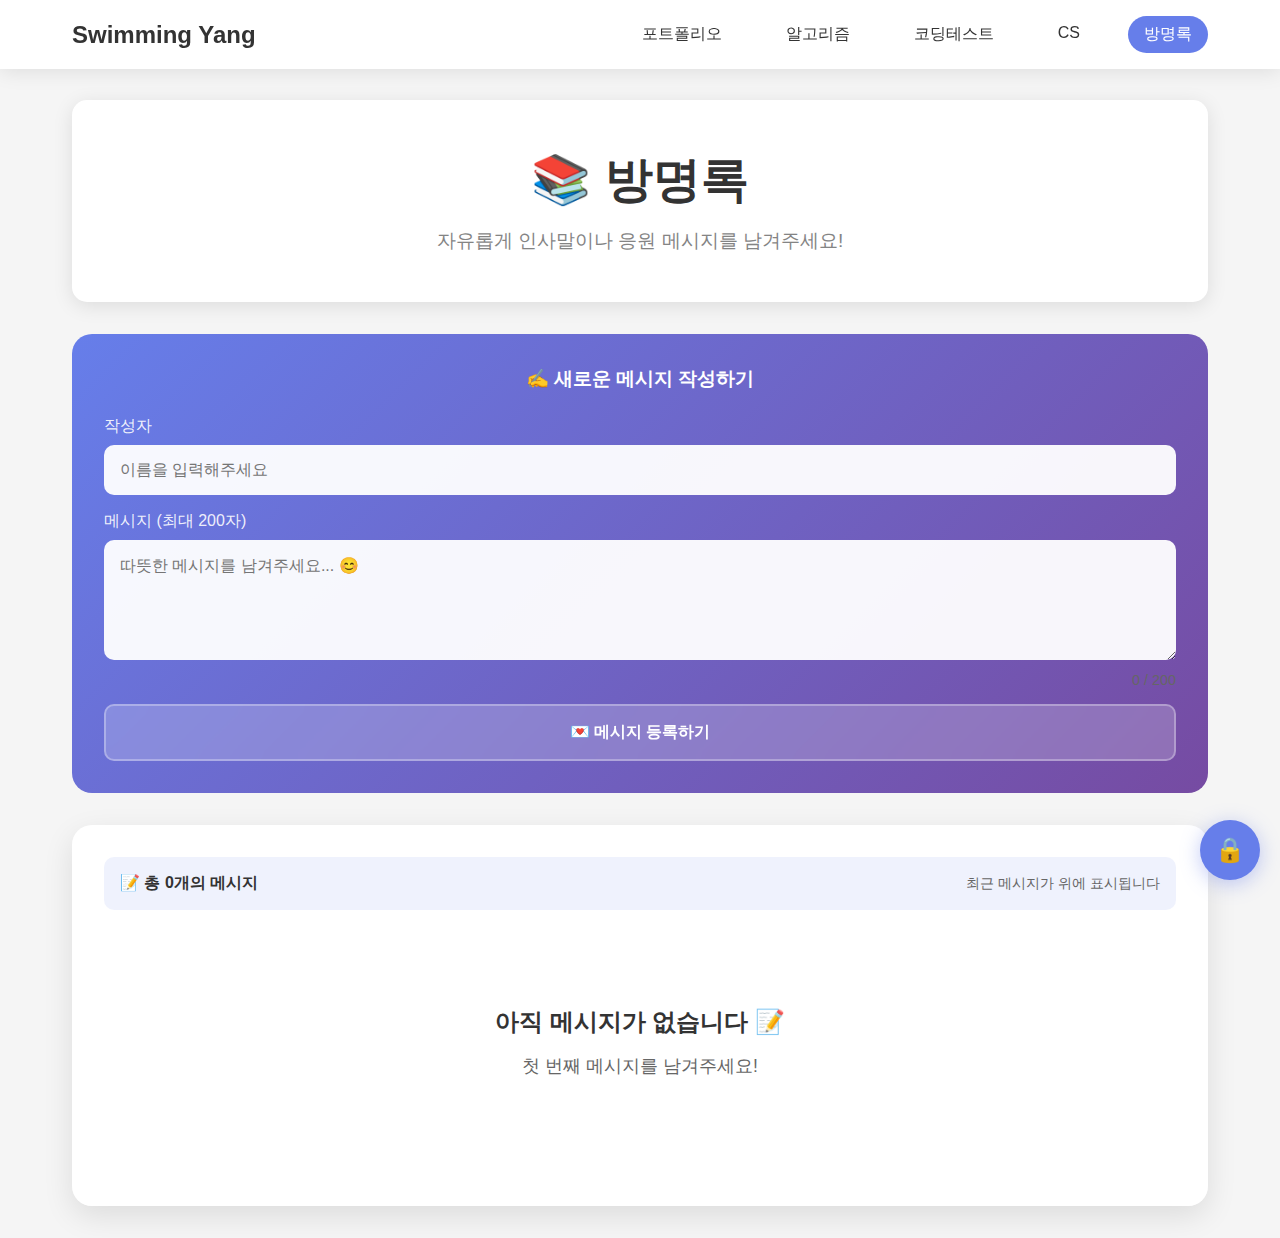
<file: guestbook.html>
<!DOCTYPE html>
<html lang="ko">
<head>
    <meta charset="UTF-8">
    <meta name="viewport" content="width=device-width, initial-scale=1.0">
    <title>방명록 - Swimming Yang</title>
    <link rel="stylesheet" href="boards/board-style.css">
    <style>
        .guestbook-form {
            background: white;
            border-radius: 20px;
            padding: 2rem;
            margin-bottom: 2rem;
            box-shadow: 0 10px 30px rgba(0, 0, 0, 0.1);
        }
        
        .message-card {
            background: white;
            border-radius: 15px;
            padding: 2rem;
            margin-bottom: 1.5rem;
            box-shadow: 0 5px 20px rgba(0, 0, 0, 0.1);
            transition: transform 0.3s ease;
            position: relative;
        }
        
        .message-card:hover {
            transform: translateY(-2px);
            box-shadow: 0 8px 25px rgba(0, 0, 0, 0.15);
        }
        
        .message-header {
            display: flex;
            justify-content: space-between;
            align-items: center;
            margin-bottom: 1rem;
            border-bottom: 1px solid #f0f0f0;
            padding-bottom: 0.5rem;
        }
        
        .message-author {
            font-weight: 600;
            color: #667eea;
            font-size: 1.1rem;
        }
        
        .message-date {
            color: #999;
            font-size: 0.9rem;
        }
        
        .message-content {
            color: #333;
            line-height: 1.6;
            font-size: 1rem;
        }
        
        .char-counter {
            text-align: right;
            font-size: 0.9rem;
            color: #666;
            margin-top: 0.5rem;
        }
        
        .char-counter.warning {
            color: #ff6b6b;
        }
        
        .delete-btn {
            position: absolute;
            top: 1rem;
            right: 1rem;
            background: #ff6b6b;
            color: white;
            border: none;
            border-radius: 50%;
            width: 30px;
            height: 30px;
            cursor: pointer;
            font-size: 0.8rem;
            display: flex;
            align-items: center;
            justify-content: center;
            transition: all 0.3s ease;
        }
        
        .delete-btn:hover {
            background: #ff5252;
            transform: scale(1.1);
        }
        
        .messages-container {
            background: rgba(255, 255, 255, 0.95);
            border-radius: 20px;
            padding: 2rem;
            box-shadow: 0 10px 30px rgba(0, 0, 0, 0.1);
        }
        
        .write-form {
            background: linear-gradient(135deg, #667eea, #764ba2);
            border-radius: 20px;
            padding: 2rem;
            margin-bottom: 2rem;
            color: white;
        }
        
        .write-form h3 {
            margin-bottom: 1.5rem;
            text-align: center;
        }
        
        .write-form .form-group {
            margin-bottom: 1rem;
        }
        
        .write-form label {
            color: rgba(255, 255, 255, 0.9);
            font-weight: 500;
            margin-bottom: 0.5rem;
            display: block;
        }
        
        .write-form input,
        .write-form textarea {
            width: 100%;
            padding: 1rem;
            border: none;
            border-radius: 10px;
            font-size: 1rem;
            transition: box-shadow 0.3s ease;
            font-family: inherit;
            background: rgba(255, 255, 255, 0.95);
        }
        
        .write-form input:focus,
        .write-form textarea:focus {
            outline: none;
            box-shadow: 0 0 0 3px rgba(255, 255, 255, 0.3);
        }
        
        .write-form textarea {
            resize: vertical;
            min-height: 120px;
            max-height: 200px;
        }
        
        .submit-btn {
            background: rgba(255, 255, 255, 0.2);
            color: white;
            border: 2px solid rgba(255, 255, 255, 0.3);
            padding: 1rem 2rem;
            border-radius: 10px;
            font-size: 1rem;
            font-weight: 600;
            cursor: pointer;
            transition: all 0.3s ease;
            backdrop-filter: blur(10px);
            width: 100%;
        }
        
        .submit-btn:hover:not(:disabled) {
            background: rgba(255, 255, 255, 0.3);
            border-color: rgba(255, 255, 255, 0.6);
            transform: translateY(-2px);
        }
        
        .submit-btn:disabled {
            opacity: 0.6;
            cursor: not-allowed;
        }
        
        .stats {
            display: flex;
            justify-content: space-between;
            align-items: center;
            margin-bottom: 2rem;
            padding: 1rem;
            background: rgba(102, 126, 234, 0.1);
            border-radius: 10px;
        }
        
        @media (max-width: 768px) {
            .message-header {
                flex-direction: column;
                align-items: flex-start;
                gap: 0.5rem;
            }
            
            .delete-btn {
                position: static;
                margin-top: 1rem;
                width: auto;
                padding: 0.5rem 1rem;
                border-radius: 20px;
            }
            
            .stats {
                flex-direction: column;
                gap: 0.5rem;
                text-align: center;
            }
        }
    </style>
</head>
<body>
    <!-- 네비게이션 -->
    <nav class="main-nav">
        <div class="nav-container">
            <div class="logo">
                <a href="index.html">Swimming Yang</a>
            </div>
            <div class="nav-links">
                <a href="portfolio.html">포트폴리오</a>
                <a href="boards/algorithm.html">알고리즘</a>
                <a href="boards/coding-test.html">코딩테스트</a>
                <a href="boards/cs.html">CS</a>
                <a href="guestbook.html" class="active">방명록</a>
            </div>
        </div>
    </nav>

    <!-- 메인 컨테이너 -->
    <div class="container">
        <!-- 페이지 헤더 -->
        <div class="page-header">
            <h1>📚 방명록</h1>
            <p>자유롭게 인사말이나 응원 메시지를 남겨주세요!</p>
        </div>

        <!-- 글쓰기 폼 -->
        <div class="write-form">
            <h3>✍️ 새로운 메시지 작성하기</h3>
            <form id="guestbookForm">
                <div class="form-group">
                    <label for="authorInput">작성자</label>
                    <input type="text" id="authorInput" placeholder="이름을 입력해주세요" required maxlength="20">
                </div>
                <div class="form-group">
                    <label for="messageInput">메시지 (최대 200자)</label>
                    <textarea id="messageInput" placeholder="따뜻한 메시지를 남겨주세요... 😊" required maxlength="200"></textarea>
                    <div class="char-counter" id="charCounter">0 / 200</div>
                </div>
                <button type="submit" class="submit-btn" id="submitBtn">💌 메시지 등록하기</button>
            </form>
        </div>

        <!-- 방명록 목록 -->
        <div class="messages-container">
            <div class="stats" id="statsContainer">
                <div>
                    <strong>📝 총 <span id="messageCount">0</span>개의 메시지</strong>
                </div>
                <div style="font-size: 0.9rem; color: #666;">
                    최근 메시지가 위에 표시됩니다
                </div>
            </div>
            
            <div id="messagesContainer">
                <!-- 메시지들이 여기에 동적으로 로드됩니다 -->
            </div>
        </div>
    </div>

    <!-- 플로팅 관리자 로그인 버튼 -->
    <button id="floatingAdminBtn" onclick="guestbookManager.showPasswordPrompt()" 
            style="position: fixed; bottom: 20px; right: 20px; width: 60px; height: 60px; 
                   border-radius: 50%; background: #667eea; color: white; border: none; 
                   box-shadow: 0 4px 20px rgba(102, 126, 234, 0.4); cursor: pointer; 
                   font-size: 1.5rem; transition: all 0.3s ease; z-index: 1000;
                   display: flex; align-items: center; justify-content: center;"
            title="관리자 로그인">
      🔒
    </button>

    <!-- 관리자 인증 모달 -->
    <div id="authModal" class="modal">
      <div class="modal-content" style="max-width: 400px;">
        <div class="modal-header">
          <h2>🔐 관리자 인증</h2>
          <span class="close" onclick="guestbookManager.closeAuthModal()">&times;</span>
        </div>
        <div class="modal-body">
          <form id="authForm">
            <div class="form-group">
              <label for="adminPasswordInput">관리자 비밀번호</label>
              <input type="password" id="adminPasswordInput" placeholder="비밀번호를 입력하세요" required>
            </div>
            <div class="form-actions">
              <button type="button" class="btn btn-secondary" onclick="guestbookManager.closeAuthModal()">취소</button>
              <button type="submit" class="btn btn-primary">인증</button>
            </div>
          </form>
        </div>
      </div>
    </div>

    <script src="guestbook-script.js"></script>
</body>
</html>
</file>
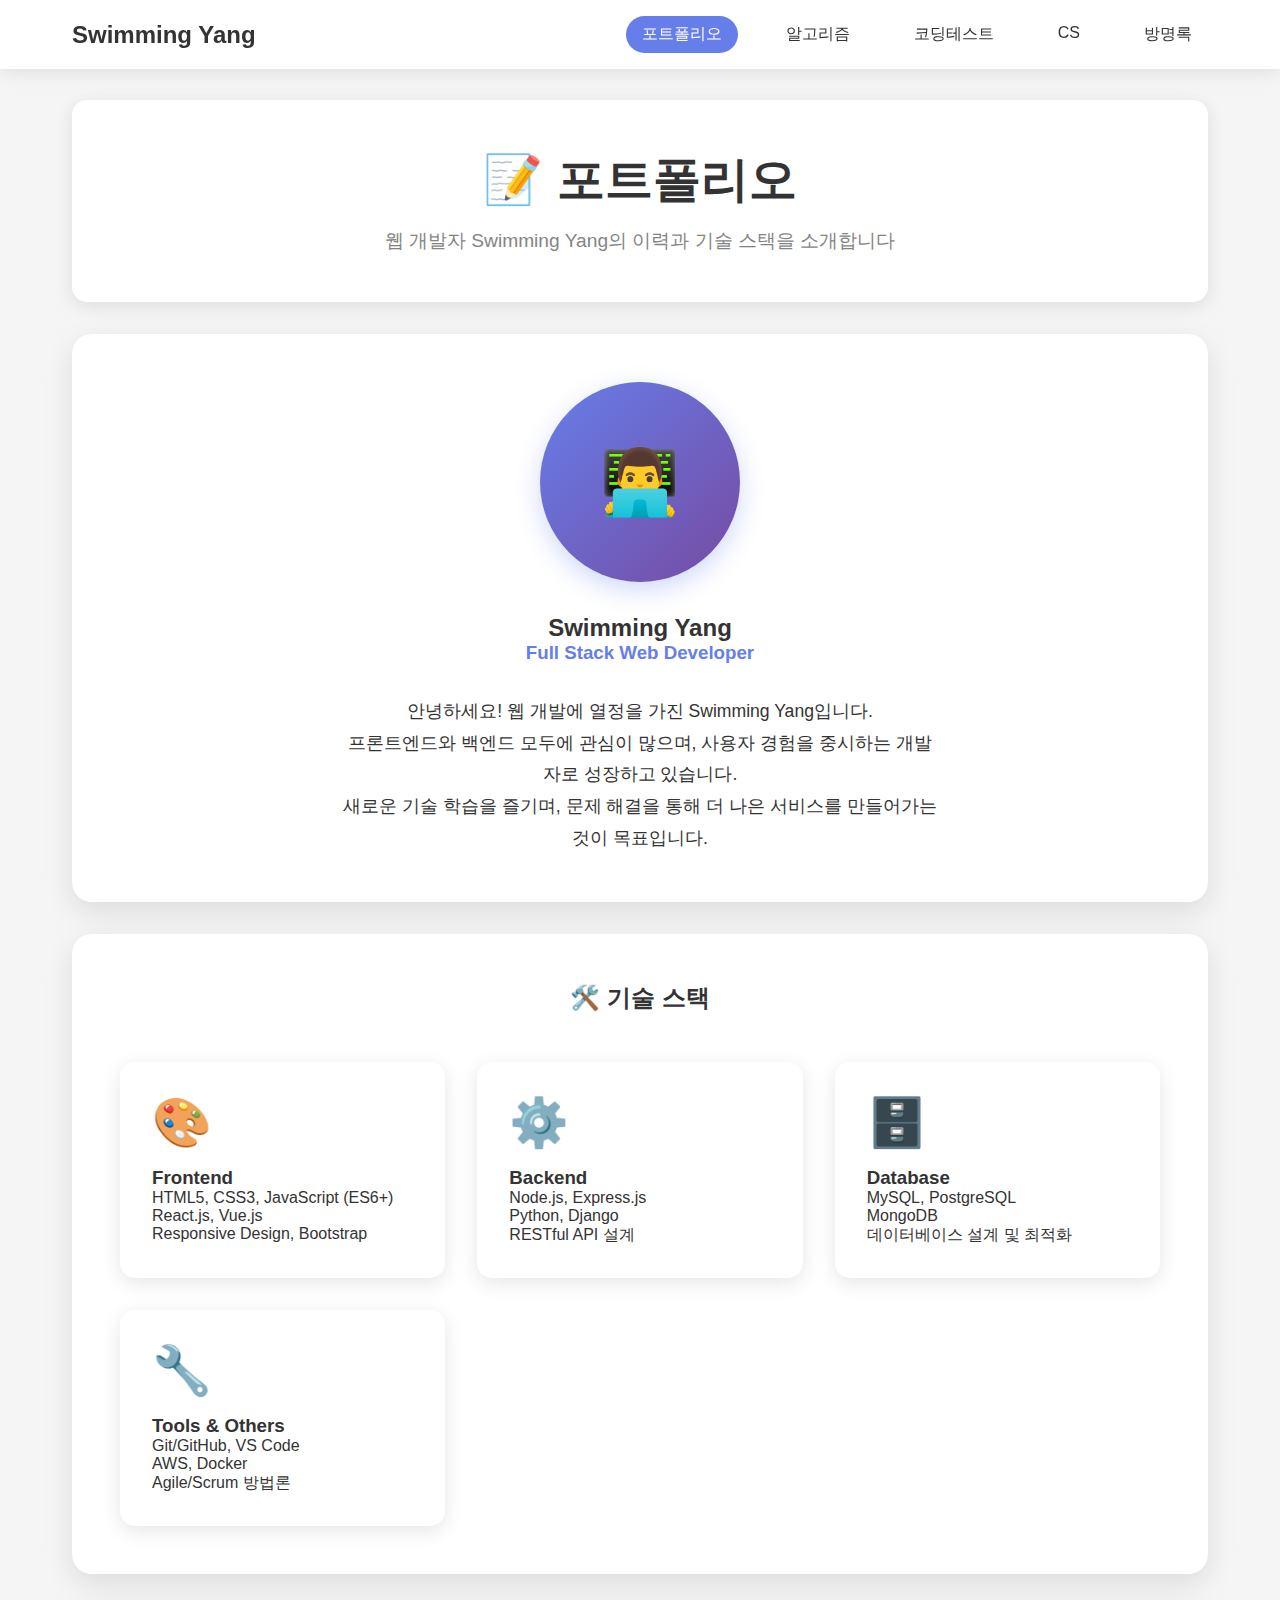
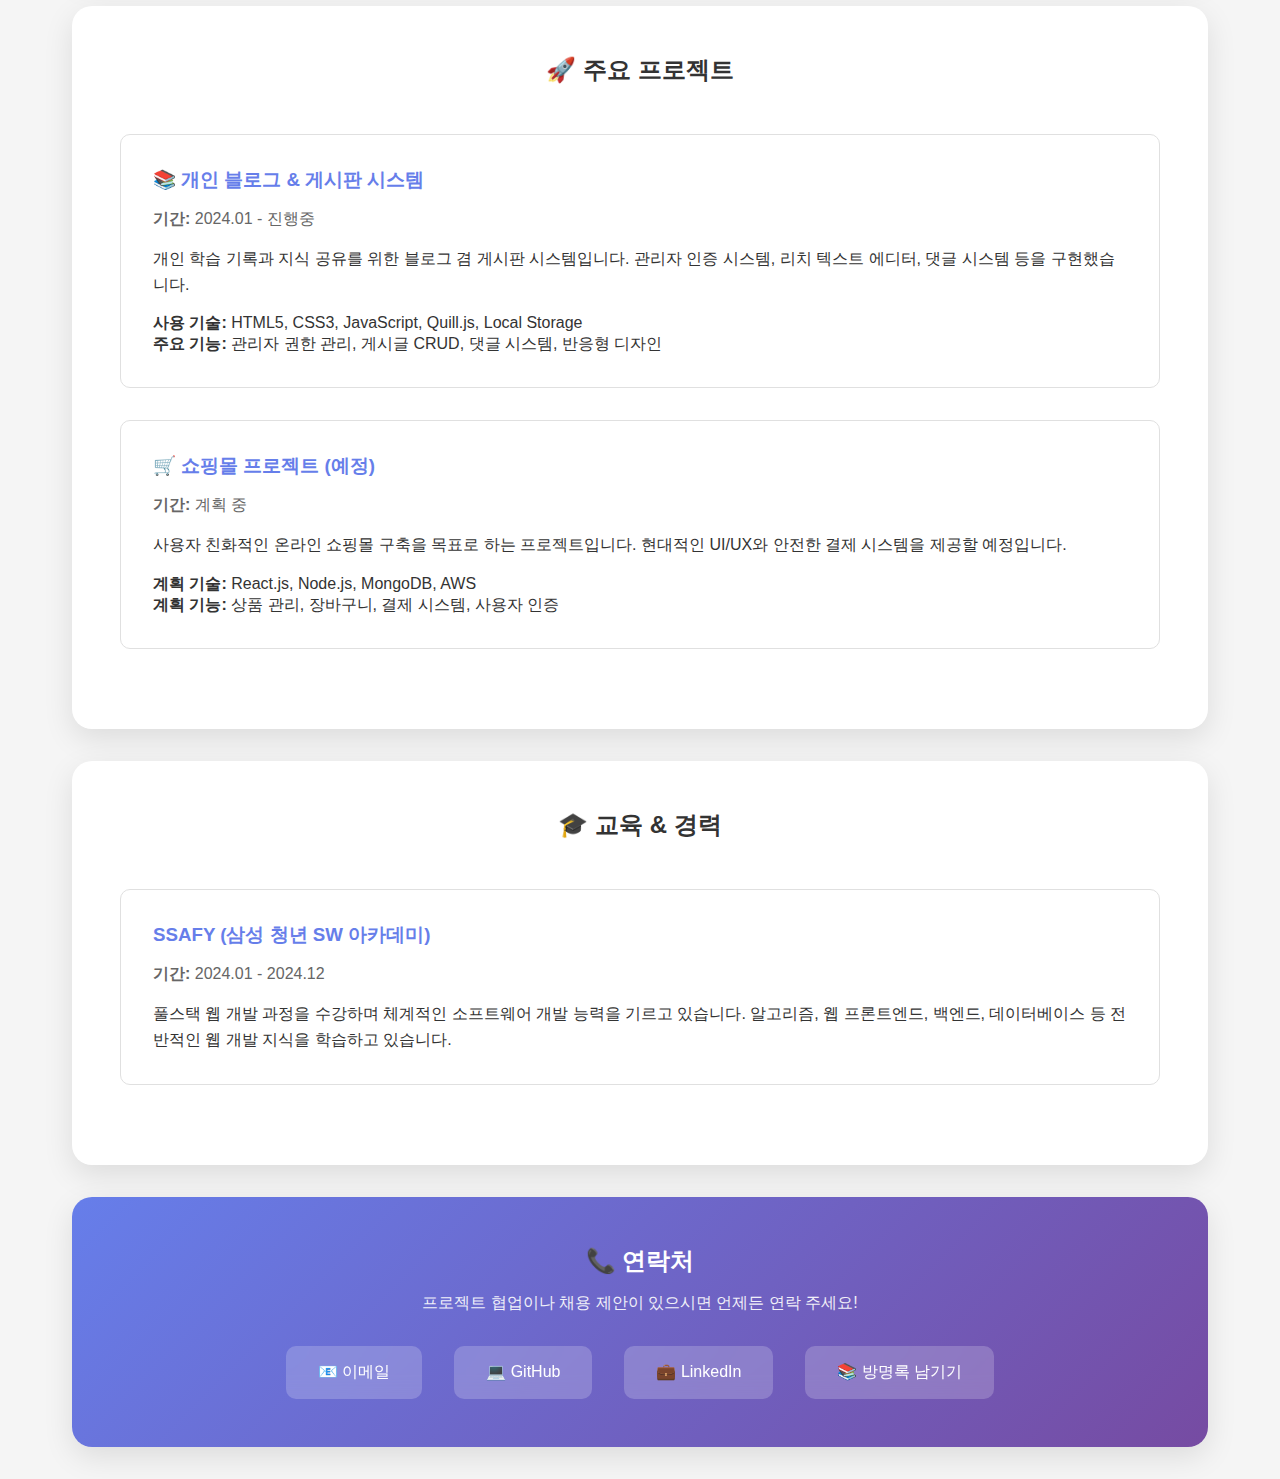
<file: portfolio.html>
<!DOCTYPE html>
<html lang="ko">
<head>
    <meta charset="UTF-8">
    <meta name="viewport" content="width=device-width, initial-scale=1.0">
    <title>포트폴리오 - Swimming Yang</title>
    <link rel="stylesheet" href="boards/board-style.css">
    <style>
        .profile-section {
            background: white;
            border-radius: 20px;
            padding: 3rem;
            margin-bottom: 2rem;
            box-shadow: 0 10px 30px rgba(0, 0, 0, 0.1);
            text-align: center;
        }
        
        .profile-image {
            width: 200px;
            height: 200px;
            border-radius: 50%;
            margin: 0 auto 2rem;
            background: linear-gradient(135deg, #667eea, #764ba2);
            display: flex;
            align-items: center;
            justify-content: center;
            font-size: 4rem;
            color: white;
            box-shadow: 0 8px 25px rgba(102, 126, 234, 0.3);
        }
        
        .skills-grid {
            display: grid;
            grid-template-columns: repeat(auto-fit, minmax(250px, 1fr));
            gap: 2rem;
            margin-top: 2rem;
        }
        
        .skill-card {
            background: white;
            border-radius: 15px;
            padding: 2rem;
            box-shadow: 0 5px 20px rgba(0, 0, 0, 0.1);
            transition: transform 0.3s ease;
        }
        
        .skill-card:hover {
            transform: translateY(-5px);
        }
        
        .skill-icon {
            font-size: 3rem;
            margin-bottom: 1rem;
        }
        
        .projects-section {
            background: white;
            border-radius: 20px;
            padding: 3rem;
            margin-bottom: 2rem;
            box-shadow: 0 10px 30px rgba(0, 0, 0, 0.1);
        }
        
        .project-card {
            border: 1px solid #e0e0e0;
            border-radius: 10px;
            padding: 2rem;
            margin-bottom: 2rem;
            transition: box-shadow 0.3s ease;
        }
        
        .project-card:hover {
            box-shadow: 0 5px 15px rgba(0, 0, 0, 0.1);
        }
        
        .contact-section {
            background: linear-gradient(135deg, #667eea, #764ba2);
            color: white;
            border-radius: 20px;
            padding: 3rem;
            text-align: center;
            box-shadow: 0 10px 30px rgba(0, 0, 0, 0.1);
        }
        
        .contact-links {
            display: flex;
            justify-content: center;
            gap: 2rem;
            margin-top: 2rem;
            flex-wrap: wrap;
        }
        
        .contact-link {
            background: rgba(255, 255, 255, 0.2);
            color: white;
            padding: 1rem 2rem;
            border-radius: 10px;
            text-decoration: none;
            transition: all 0.3s ease;
            backdrop-filter: blur(10px);
        }
        
        .contact-link:hover {
            background: rgba(255, 255, 255, 0.3);
            transform: translateY(-2px);
        }
        
        @media (max-width: 768px) {
            .profile-image {
                width: 150px;
                height: 150px;
                font-size: 3rem;
            }
            
            .skills-grid {
                grid-template-columns: 1fr;
            }
            
            .contact-links {
                flex-direction: column;
                align-items: center;
            }
            
            .contact-link {
                width: 100%;
                max-width: 300px;
            }
        }
    </style>
</head>
<body>
    <!-- 네비게이션 -->
    <nav class="main-nav">
        <div class="nav-container">
            <div class="logo">
                <a href="index.html">Swimming Yang</a>
            </div>
            <div class="nav-links">
                <a href="portfolio.html" class="active">포트폴리오</a>
                <a href="boards/algorithm.html">알고리즘</a>
                <a href="boards/coding-test.html">코딩테스트</a>
                <a href="boards/cs.html">CS</a>
                <a href="guestbook.html">방명록</a>
            </div>
        </div>
    </nav>

    <!-- 메인 컨테이너 -->
    <div class="container">
        <!-- 페이지 헤더 -->
        <div class="page-header">
            <h1>📝 포트폴리오</h1>
            <p>웹 개발자 Swimming Yang의 이력과 기술 스택을 소개합니다</p>
        </div>

        <!-- 프로필 섹션 -->
        <div class="profile-section">
            <div class="profile-image">
                👨‍💻
            </div>
            <h2>Swimming Yang</h2>
            <h3 style="color: #667eea; margin-bottom: 2rem;">Full Stack Web Developer</h3>
            <p style="font-size: 1.1rem; line-height: 1.8; max-width: 600px; margin: 0 auto;">
                안녕하세요! 웹 개발에 열정을 가진 Swimming Yang입니다.<br>
                프론트엔드와 백엔드 모두에 관심이 많으며, 사용자 경험을 중시하는 개발자로 성장하고 있습니다.<br>
                새로운 기술 학습을 즐기며, 문제 해결을 통해 더 나은 서비스를 만들어가는 것이 목표입니다.
            </p>
        </div>

        <!-- 기술 스택 -->
        <div class="projects-section">
            <h2 style="text-align: center; margin-bottom: 3rem; color: #333;">🛠️ 기술 스택</h2>
            <div class="skills-grid">
                <div class="skill-card">
                    <div class="skill-icon">🎨</div>
                    <h3>Frontend</h3>
                    <p>HTML5, CSS3, JavaScript (ES6+)<br>
                    React.js, Vue.js<br>
                    Responsive Design, Bootstrap</p>
                </div>
                <div class="skill-card">
                    <div class="skill-icon">⚙️</div>
                    <h3>Backend</h3>
                    <p>Node.js, Express.js<br>
                    Python, Django<br>
                    RESTful API 설계</p>
                </div>
                <div class="skill-card">
                    <div class="skill-icon">🗄️</div>
                    <h3>Database</h3>
                    <p>MySQL, PostgreSQL<br>
                    MongoDB<br>
                    데이터베이스 설계 및 최적화</p>
                </div>
                <div class="skill-card">
                    <div class="skill-icon">🔧</div>
                    <h3>Tools & Others</h3>
                    <p>Git/GitHub, VS Code<br>
                    AWS, Docker<br>
                    Agile/Scrum 방법론</p>
                </div>
            </div>
        </div>

        <!-- 프로젝트 섹션 -->
        <div class="projects-section">
            <h2 style="text-align: center; margin-bottom: 3rem; color: #333;">🚀 주요 프로젝트</h2>
            
            <div class="project-card">
                <h3 style="color: #667eea; margin-bottom: 1rem;">📚 개인 블로그 & 게시판 시스템</h3>
                <p style="color: #666; margin-bottom: 1rem;"><strong>기간:</strong> 2024.01 - 진행중</p>
                <p style="line-height: 1.6; margin-bottom: 1rem;">
                    개인 학습 기록과 지식 공유를 위한 블로그 겸 게시판 시스템입니다. 
                    관리자 인증 시스템, 리치 텍스트 에디터, 댓글 시스템 등을 구현했습니다.
                </p>
                <p><strong>사용 기술:</strong> HTML5, CSS3, JavaScript, Quill.js, Local Storage</p>
                <p><strong>주요 기능:</strong> 관리자 권한 관리, 게시글 CRUD, 댓글 시스템, 반응형 디자인</p>
            </div>

            <div class="project-card">
                <h3 style="color: #667eea; margin-bottom: 1rem;">🛒 쇼핑몰 프로젝트 (예정)</h3>
                <p style="color: #666; margin-bottom: 1rem;"><strong>기간:</strong> 계획 중</p>
                <p style="line-height: 1.6; margin-bottom: 1rem;">
                    사용자 친화적인 온라인 쇼핑몰 구축을 목표로 하는 프로젝트입니다.
                    현대적인 UI/UX와 안전한 결제 시스템을 제공할 예정입니다.
                </p>
                <p><strong>계획 기술:</strong> React.js, Node.js, MongoDB, AWS</p>
                <p><strong>계획 기능:</strong> 상품 관리, 장바구니, 결제 시스템, 사용자 인증</p>
            </div>
        </div>

        <!-- 교육 및 경력 -->
        <div class="projects-section">
            <h2 style="text-align: center; margin-bottom: 3rem; color: #333;">🎓 교육 & 경력</h2>
            
            <div class="project-card">
                <h3 style="color: #667eea; margin-bottom: 1rem;">SSAFY (삼성 청년 SW 아카데미)</h3>
                <p style="color: #666; margin-bottom: 1rem;"><strong>기간:</strong> 2024.01 - 2024.12</p>
                <p style="line-height: 1.6;">
                    풀스택 웹 개발 과정을 수강하며 체계적인 소프트웨어 개발 능력을 기르고 있습니다.
                    알고리즘, 웹 프론트엔드, 백엔드, 데이터베이스 등 전반적인 웹 개발 지식을 학습하고 있습니다.
                </p>
            </div>
        </div>

        <!-- 연락처 섹션 -->
        <div class="contact-section">
            <h2 style="margin-bottom: 1rem;">📞 연락처</h2>
            <p style="margin-bottom: 2rem; opacity: 0.9;">
                프로젝트 협업이나 채용 제안이 있으시면 언제든 연락 주세요!
            </p>
            <div class="contact-links">
                <a href="mailto:your.email@example.com" class="contact-link">
                    📧 이메일
                </a>
                <a href="https://github.com/yourusername" class="contact-link" target="_blank">
                    💻 GitHub
                </a>
                <a href="https://linkedin.com/in/yourusername" class="contact-link" target="_blank">
                    💼 LinkedIn
                </a>
                <a href="guestbook.html" class="contact-link">
                    📚 방명록 남기기
                </a>
            </div>
        </div>
    </div>
</body>
</html>
</file>
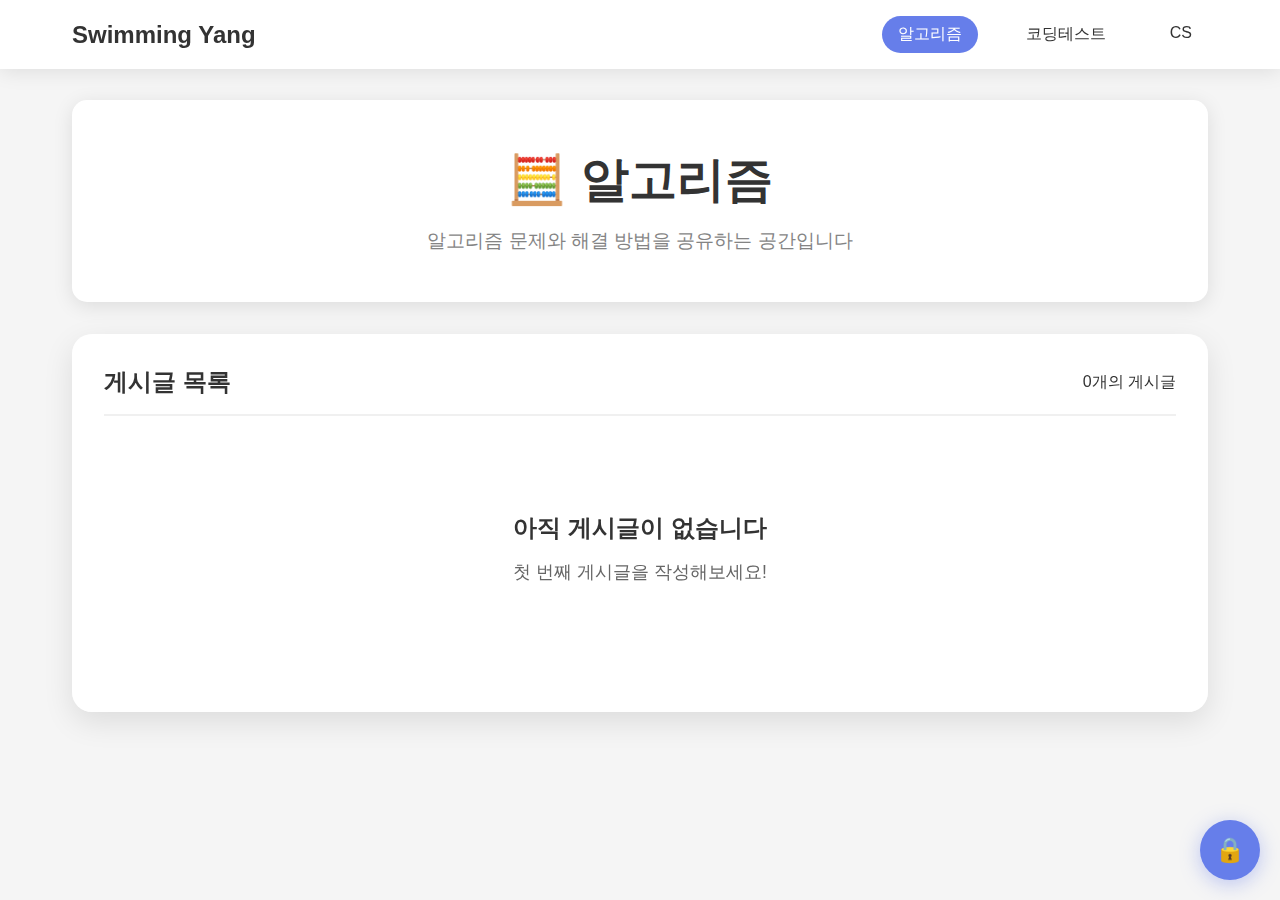
<file: boards/algorithm.html>
<!DOCTYPE html>
<html lang="ko">
  <head>
    <meta charset="UTF-8" />
    <meta name="viewport" content="width=device-width, initial-scale=1.0" />
    <title>알고리즘 게시판 - Swimming Yang</title>
    <link rel="stylesheet" href="board-style.css" />
    <!-- Quill.js 에디터 -->
    <link href="https://cdn.quilljs.com/1.3.7/quill.snow.css" rel="stylesheet" />
  </head>
  <body>
    <!-- 네비게이션 -->
    <nav class="main-nav">
      <div class="nav-container">
        <div class="logo">
          <a href="../index.html">Swimming Yang</a>
        </div>
        <div class="nav-links">
          <a href="algorithm.html">알고리즘</a>
          <a href="coding-test.html">코딩테스트</a>
          <a href="cs.html">CS</a>
        </div>
      </div>
    </nav>

    <!-- 메인 컨테이너 -->
    <div class="container">
      <!-- 페이지 헤더 -->
      <div class="page-header">
        <h1>🧮 알고리즘</h1>
        <p>알고리즘 문제와 해결 방법을 공유하는 공간입니다</p>
      </div>

      <!-- 글쓰기 버튼 (관리자 전용) -->
      <div style="text-align: center; margin-bottom: 2rem">
        <button id="writeBtn" class="write-btn" style="display: none;">✍️ 새 글 작성하기</button>
        <div id="adminStatus" style="margin-top: 1rem; font-size: 0.9rem; color: #666; display: none;">
          🔓 관리자 모드 | <button onclick="boardManager.logout()" style="background: none; border: none; color: #666; text-decoration: underline; cursor: pointer;">로그아웃</button>
        </div>
      </div>

      <!-- 게시글 목록 -->
      <div class="posts-container">
        <div class="posts-header">
          <h2>게시글 목록</h2>
          <span id="postCount">0개의 게시글</span>
        </div>
        <div id="postsContainer">
          <!-- 게시글 목록이 여기에 동적으로 로드됩니다 -->
        </div>
      </div>
    </div>

    <!-- 글쓰기 모달 -->
    <div id="writeModal" class="modal">
      <div class="modal-content">
        <div class="modal-header">
          <h2>새 글 작성하기</h2>
          <span class="close">&times;</span>
        </div>
        <div class="modal-body">
          <form id="writeForm">
            <div class="form-group">
              <label for="postTitleInput">제목</label>
              <input
                type="text"
                id="postTitleInput"
                placeholder="게시글 제목을 입력하세요"
                required
              />
            </div>
            <div class="form-group">
              <label for="postAuthorInput">작성자</label>
              <input
                type="text"
                id="postAuthorInput"
                placeholder="작성자명을 입력하세요"
                required
              />
            </div>
                         <div class="form-group">
               <label for="postContentInput">내용</label>
               <div id="quillEditor" style="height: 300px;"></div>
               <input type="hidden" id="postContentInput" required />
             </div>
            <div class="form-actions">
              <button type="button" class="btn btn-secondary">취소</button>
              <button type="submit" class="btn btn-primary">게시글 작성</button>
            </div>
          </form>
        </div>
      </div>
    </div>

    <!-- 관리자 인증 모달 -->
    <div id="authModal" class="modal">
      <div class="modal-content" style="max-width: 400px;">
        <div class="modal-header">
          <h2>🔐 관리자 인증</h2>
          <span class="close" onclick="boardManager.closeAuthModal()">&times;</span>
        </div>
        <div class="modal-body">
          <form id="authForm">
            <div class="form-group">
              <label for="adminPasswordInput">관리자 비밀번호</label>
              <input type="password" id="adminPasswordInput" placeholder="비밀번호를 입력하세요" required>
            </div>
            <div class="form-actions">
              <button type="button" class="btn btn-secondary" onclick="boardManager.closeAuthModal()">취소</button>
              <button type="submit" class="btn btn-primary">인증</button>
            </div>
          </form>
        </div>
      </div>
    </div>

    <!-- 게시글 상세보기 모달 -->
    <div id="postModal" class="modal">
      <div class="modal-content">
        <div class="modal-header">
          <h2>게시글 상세보기</h2>
          <span class="close">&times;</span>
        </div>
        <div class="modal-body">
          <div class="post-detail">
                         <div class="post-detail-header">
               <div style="display: flex; justify-content: space-between; align-items: flex-start;">
                 <div style="flex: 1;">
                   <h2 id="postTitle" class="post-detail-title"></h2>
                   <div class="post-detail-meta">
                     <span>작성자: <strong id="postAuthor"></strong></span>
                     <span>작성일: <strong id="postDate"></strong></span>
                   </div>
                 </div>
                 <button id="deletePostBtn" onclick="boardManager.deletePostFromModal()" 
                         style="background: #f44336; color: white; border: none; border-radius: 8px; padding: 8px 12px; cursor: pointer; display: none;"
                         title="게시글 삭제">
                   🗑️ 삭제
                 </button>
               </div>
             </div>
            <div id="postContent" class="post-detail-content"></div>

            <!-- 댓글 섹션 -->
            <div class="comments-section">
              <h3 class="comments-header">💬 댓글</h3>

              <!-- 댓글 작성 폼 -->
              <form id="commentForm" class="comment-form">
                <div class="form-group">
                  <label for="commentAuthorInput">작성자</label>
                  <input
                    type="text"
                    id="commentAuthorInput"
                    placeholder="작성자명을 입력하세요"
                    required
                  />
                </div>
                <div class="form-group">
                  <label for="commentContentInput">댓글</label>
                  <textarea
                    id="commentContentInput"
                    placeholder="댓글을 입력하세요"
                    rows="3"
                    required
                  ></textarea>
                </div>
                <div class="form-actions">
                  <button type="submit" class="btn btn-primary">
                    댓글 작성
                  </button>
                </div>
              </form>

              <!-- 댓글 목록 -->
              <div id="commentsContainer">
                <!-- 댓글이 여기에 동적으로 로드됩니다 -->
              </div>
            </div>
          </div>
        </div>
      </div>
    </div>

    <!-- 플로팅 관리자 로그인 버튼 -->
    <button id="floatingAdminBtn" onclick="boardManager.showPasswordPrompt()" 
            style="position: fixed; bottom: 20px; right: 20px; width: 60px; height: 60px; 
                   border-radius: 50%; background: #667eea; color: white; border: none; 
                   box-shadow: 0 4px 20px rgba(102, 126, 234, 0.4); cursor: pointer; 
                   font-size: 1.5rem; transition: all 0.3s ease; z-index: 1000;
                   display: flex; align-items: center; justify-content: center;"
            title="관리자 로그인">
      🔒
    </button>

    <!-- Quill.js 에디터 스크립트 -->
    <script src="https://cdn.quilljs.com/1.3.7/quill.min.js"></script>
    <script src="board-script.js"></script>
  </body>
</html>
</file>
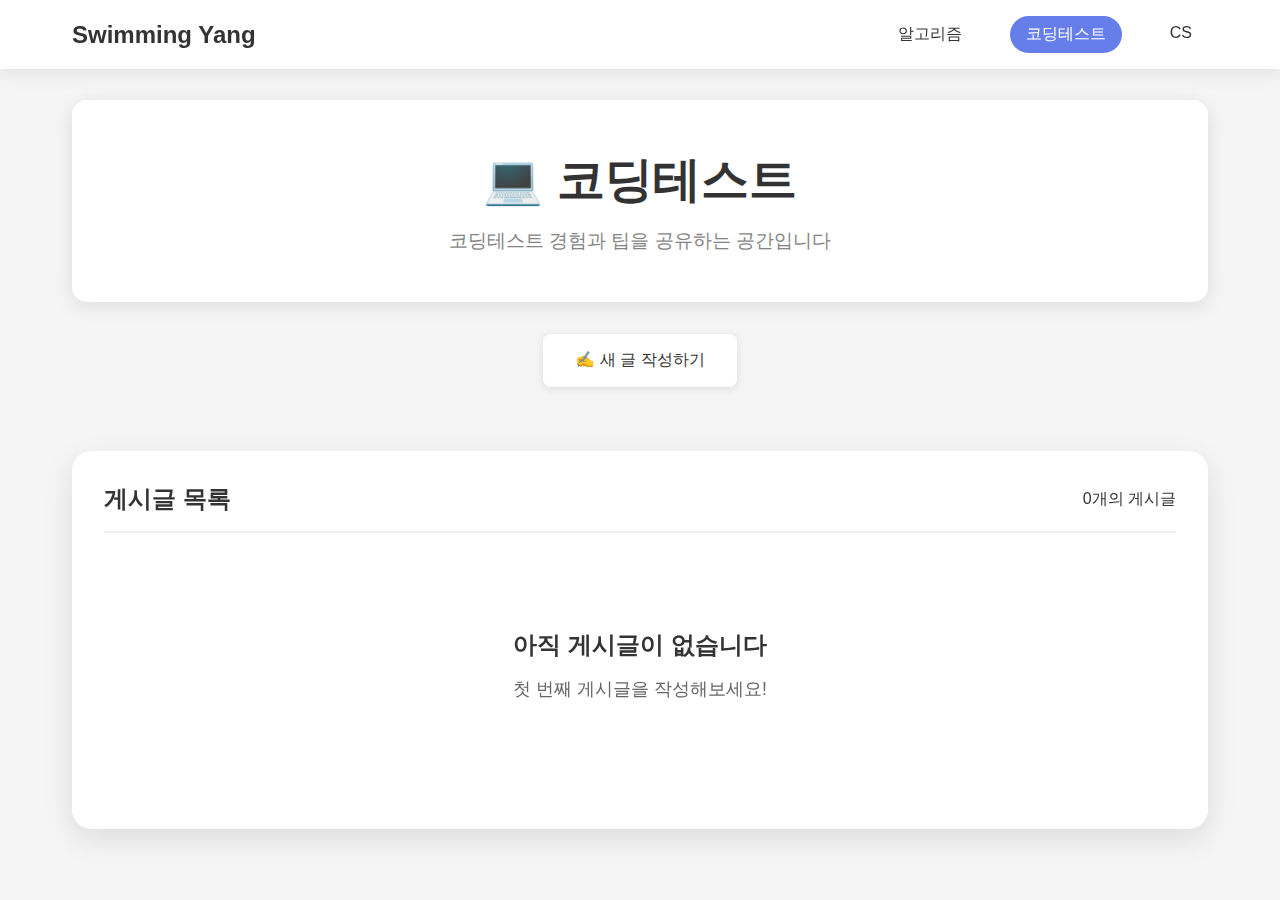
<file: boards/coding-test.html>
<!DOCTYPE html>
<html lang="ko">
  <head>
    <meta charset="UTF-8" />
    <meta name="viewport" content="width=device-width, initial-scale=1.0" />
    <title>코딩테스트 게시판 - Swimming Yang</title>
    <link rel="stylesheet" href="board-style.css" />
  </head>
  <body>
    <!-- 네비게이션 -->
    <nav class="main-nav">
      <div class="nav-container">
        <div class="logo">
          <a href="../index.html">Swimming Yang</a>
        </div>
        <div class="nav-links">
          <a href="algorithm.html">알고리즘</a>
          <a href="coding-test.html">코딩테스트</a>
          <a href="cs.html">CS</a>
        </div>
      </div>
    </nav>

    <!-- 메인 컨테이너 -->
    <div class="container">
      <!-- 페이지 헤더 -->
      <div class="page-header">
        <h1>💻 코딩테스트</h1>
        <p>코딩테스트 경험과 팁을 공유하는 공간입니다</p>
      </div>

      <!-- 글쓰기 버튼 -->
      <div style="text-align: center; margin-bottom: 2rem">
        <button id="writeBtn" class="write-btn">✍️ 새 글 작성하기</button>
        <div id="adminStatus" style="margin-top: 1rem; font-size: 0.9rem; color: rgba(255,255,255,0.8); display: none;">
          🔓 관리자 모드 | <button onclick="boardManager.logout()" style="background: none; border: none; color: rgba(255,255,255,0.8); text-decoration: underline; cursor: pointer;">로그아웃</button>
        </div>
      </div>

      <!-- 게시글 목록 -->
      <div class="posts-container">
        <div class="posts-header">
          <h2>게시글 목록</h2>
          <span id="postCount">0개의 게시글</span>
        </div>
        <div id="postsContainer">
          <!-- 게시글 목록이 여기에 동적으로 로드됩니다 -->
        </div>
      </div>
    </div>

    <!-- 글쓰기 모달 -->
    <div id="writeModal" class="modal">
      <div class="modal-content">
        <div class="modal-header">
          <h2>새 글 작성하기</h2>
          <span class="close">&times;</span>
        </div>
        <div class="modal-body">
          <form id="writeForm">
            <div class="form-group">
              <label for="postTitleInput">제목</label>
              <input
                type="text"
                id="postTitleInput"
                placeholder="게시글 제목을 입력하세요"
                required
              />
            </div>
            <div class="form-group">
              <label for="postAuthorInput">작성자</label>
              <input
                type="text"
                id="postAuthorInput"
                placeholder="작성자명을 입력하세요"
                required
              />
            </div>
            <div class="form-group">
              <label for="postContentInput">내용</label>
              <textarea
                id="postContentInput"
                placeholder="게시글 내용을 입력하세요&#10;&#10;코딩테스트 관련 내용을 자세히 작성해주세요.&#10;- 회사/사이트명&#10;- 문제 유형&#10;- 난이도&#10;- 출제 경향&#10;- 준비 팁&#10;- 후기 등"
                required
              ></textarea>
            </div>
            <div class="form-actions">
              <button type="button" class="btn btn-secondary">취소</button>
              <button type="submit" class="btn btn-primary">게시글 작성</button>
            </div>
          </form>
        </div>
      </div>
    </div>

    <!-- 관리자 인증 모달 -->
    <div id="authModal" class="modal">
      <div class="modal-content" style="max-width: 400px;">
        <div class="modal-header">
          <h2>🔐 관리자 인증</h2>
          <span class="close" onclick="boardManager.closeAuthModal()">&times;</span>
        </div>
        <div class="modal-body">
          <form id="authForm">
            <div class="form-group">
              <label for="adminPasswordInput">관리자 비밀번호</label>
              <input type="password" id="adminPasswordInput" placeholder="비밀번호를 입력하세요" required>
            </div>
            <div class="form-actions">
              <button type="button" class="btn btn-secondary" onclick="boardManager.closeAuthModal()">취소</button>
              <button type="submit" class="btn btn-primary">인증</button>
            </div>
          </form>
        </div>
      </div>
    </div>

    <!-- 게시글 상세보기 모달 -->
    <div id="postModal" class="modal">
      <div class="modal-content">
        <div class="modal-header">
          <h2>게시글 상세보기</h2>
          <span class="close">&times;</span>
        </div>
        <div class="modal-body">
          <div class="post-detail">
            <div class="post-detail-header">
              <h2 id="postTitle" class="post-detail-title"></h2>
              <div class="post-detail-meta">
                <span>작성자: <strong id="postAuthor"></strong></span>
                <span>작성일: <strong id="postDate"></strong></span>
              </div>
            </div>
            <div id="postContent" class="post-detail-content"></div>

            <!-- 댓글 섹션 -->
            <div class="comments-section">
              <h3 class="comments-header">💬 댓글</h3>

              <!-- 댓글 작성 폼 -->
              <form id="commentForm" class="comment-form">
                <div class="form-group">
                  <label for="commentAuthorInput">작성자</label>
                  <input
                    type="text"
                    id="commentAuthorInput"
                    placeholder="작성자명을 입력하세요"
                    required
                  />
                </div>
                <div class="form-group">
                  <label for="commentContentInput">댓글</label>
                  <textarea
                    id="commentContentInput"
                    placeholder="댓글을 입력하세요"
                    rows="3"
                    required
                  ></textarea>
                </div>
                <div class="form-actions">
                  <button type="submit" class="btn btn-primary">
                    댓글 작성
                  </button>
                </div>
              </form>

              <!-- 댓글 목록 -->
              <div id="commentsContainer">
                <!-- 댓글이 여기에 동적으로 로드됩니다 -->
              </div>
            </div>
          </div>
        </div>
      </div>
    </div>

    <script src="board-script.js"></script>
  </body>
</html>
</file>
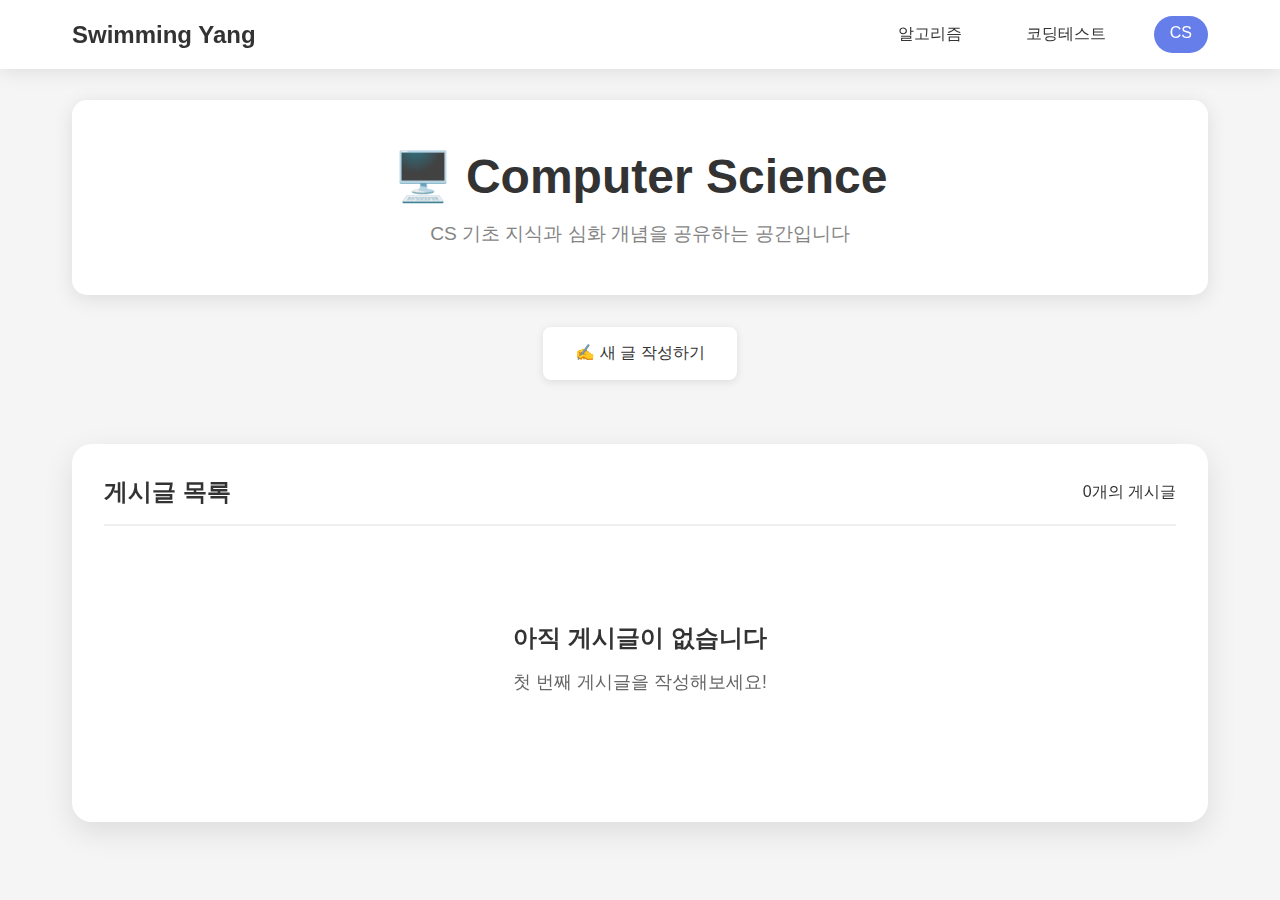
<file: boards/cs.html>
<!DOCTYPE html>
<html lang="ko">
  <head>
    <meta charset="UTF-8" />
    <meta name="viewport" content="width=device-width, initial-scale=1.0" />
    <title>CS 게시판 - Swimming Yang</title>
    <link rel="stylesheet" href="board-style.css" />
  </head>
  <body>
    <!-- 네비게이션 -->
    <nav class="main-nav">
      <div class="nav-container">
        <div class="logo">
          <a href="../index.html">Swimming Yang</a>
        </div>
        <div class="nav-links">
          <a href="algorithm.html">알고리즘</a>
          <a href="coding-test.html">코딩테스트</a>
          <a href="cs.html">CS</a>
        </div>
      </div>
    </nav>

    <!-- 메인 컨테이너 -->
    <div class="container">
      <!-- 페이지 헤더 -->
      <div class="page-header">
        <h1>🖥️ Computer Science</h1>
        <p>CS 기초 지식과 심화 개념을 공유하는 공간입니다</p>
      </div>

      <!-- 글쓰기 버튼 -->
      <div style="text-align: center; margin-bottom: 2rem">
        <button id="writeBtn" class="write-btn">✍️ 새 글 작성하기</button>
      </div>

      <!-- 게시글 목록 -->
      <div class="posts-container">
        <div class="posts-header">
          <h2>게시글 목록</h2>
          <span id="postCount">0개의 게시글</span>
        </div>
        <div id="postsContainer">
          <!-- 게시글 목록이 여기에 동적으로 로드됩니다 -->
        </div>
      </div>
    </div>

    <!-- 글쓰기 모달 -->
    <div id="writeModal" class="modal">
      <div class="modal-content">
        <div class="modal-header">
          <h2>새 글 작성하기</h2>
          <span class="close">&times;</span>
        </div>
        <div class="modal-body">
          <form id="writeForm">
            <div class="form-group">
              <label for="postTitleInput">제목</label>
              <input
                type="text"
                id="postTitleInput"
                placeholder="게시글 제목을 입력하세요"
                required
              />
            </div>
            <div class="form-group">
              <label for="postAuthorInput">작성자</label>
              <input
                type="text"
                id="postAuthorInput"
                placeholder="작성자명을 입력하세요"
                required
              />
            </div>
            <div class="form-group">
              <label for="postContentInput">내용</label>
              <textarea
                id="postContentInput"
                placeholder="게시글 내용을 입력하세요&#10;&#10;CS 관련 내용을 자세히 작성해주세요.&#10;- 자료구조&#10;- 운영체제&#10;- 네트워크&#10;- 데이터베이스&#10;- 소프트웨어 공학&#10;- 컴퓨터 구조 등"
                required
              ></textarea>
            </div>
            <div class="form-actions">
              <button type="button" class="btn btn-secondary">취소</button>
              <button type="submit" class="btn btn-primary">게시글 작성</button>
            </div>
          </form>
        </div>
      </div>
    </div>

    <!-- 게시글 상세보기 모달 -->
    <div id="postModal" class="modal">
      <div class="modal-content">
        <div class="modal-header">
          <h2>게시글 상세보기</h2>
          <span class="close">&times;</span>
        </div>
        <div class="modal-body">
          <div class="post-detail">
            <div class="post-detail-header">
              <h2 id="postTitle" class="post-detail-title"></h2>
              <div class="post-detail-meta">
                <span>작성자: <strong id="postAuthor"></strong></span>
                <span>작성일: <strong id="postDate"></strong></span>
              </div>
            </div>
            <div id="postContent" class="post-detail-content"></div>

            <!-- 댓글 섹션 -->
            <div class="comments-section">
              <h3 class="comments-header">💬 댓글</h3>

              <!-- 댓글 작성 폼 -->
              <form id="commentForm" class="comment-form">
                <div class="form-group">
                  <label for="commentAuthorInput">작성자</label>
                  <input
                    type="text"
                    id="commentAuthorInput"
                    placeholder="작성자명을 입력하세요"
                    required
                  />
                </div>
                <div class="form-group">
                  <label for="commentContentInput">댓글</label>
                  <textarea
                    id="commentContentInput"
                    placeholder="댓글을 입력하세요"
                    rows="3"
                    required
                  ></textarea>
                </div>
                <div class="form-actions">
                  <button type="submit" class="btn btn-primary">
                    댓글 작성
                  </button>
                </div>
              </form>

              <!-- 댓글 목록 -->
              <div id="commentsContainer">
                <!-- 댓글이 여기에 동적으로 로드됩니다 -->
              </div>
            </div>
          </div>
        </div>
      </div>
    </div>

    <script src="board-script.js"></script>
  </body>
</html>
</file>
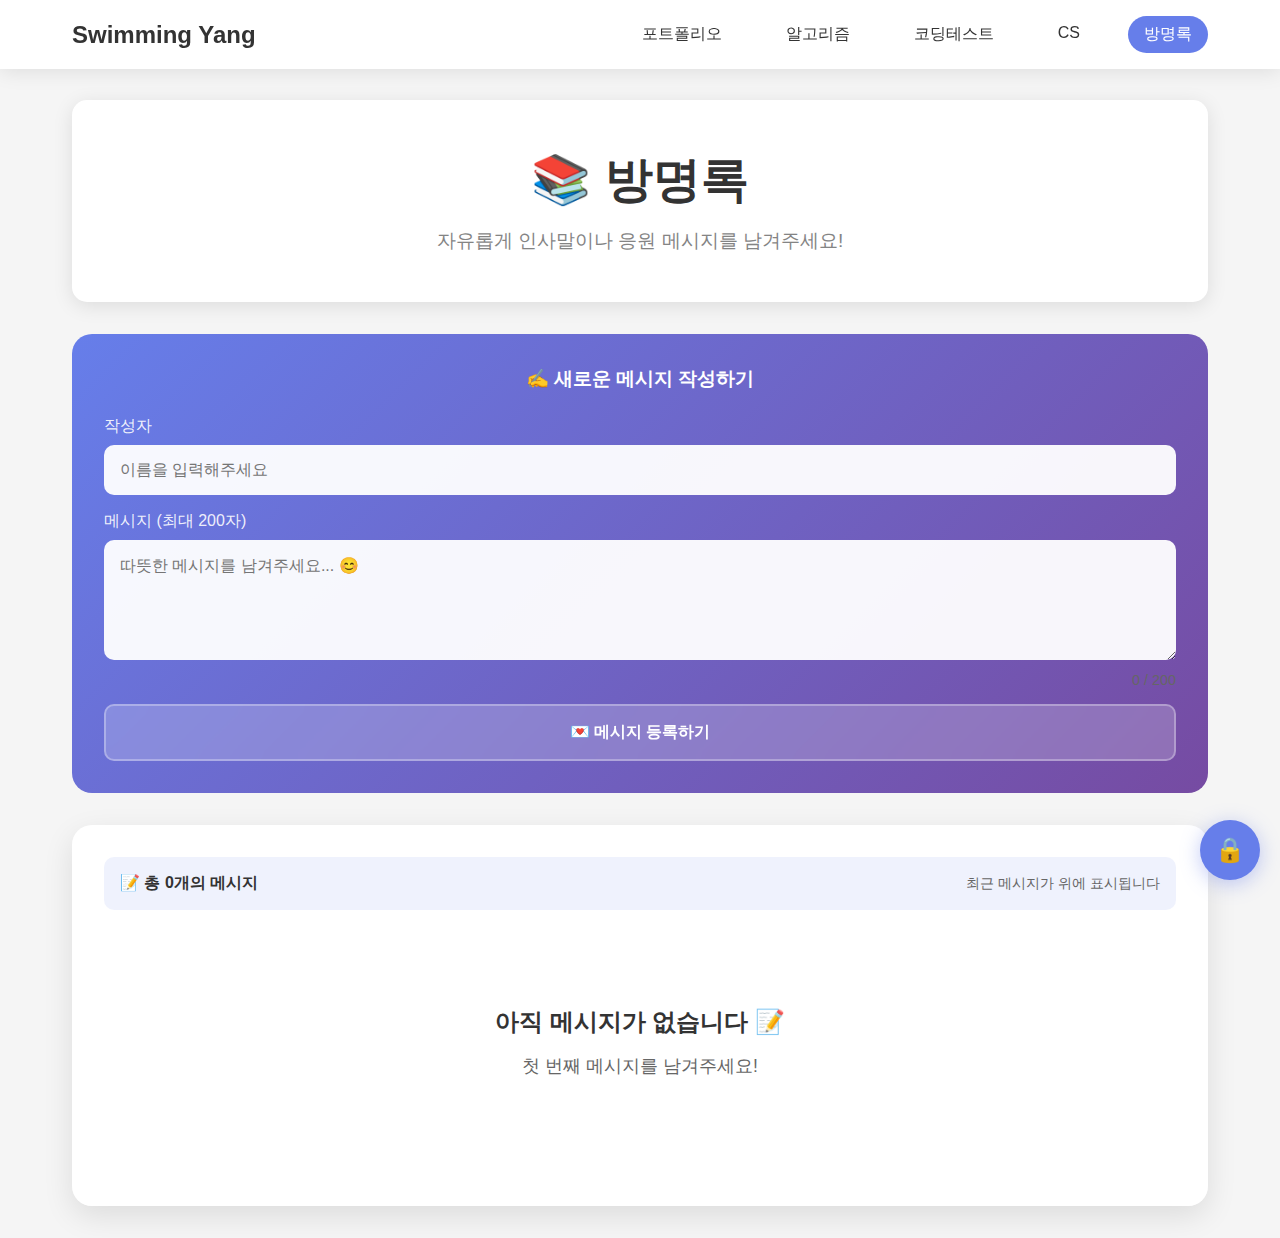
<file: pages/guestbook.html>
<!DOCTYPE html>
<html lang="ko">
<head>
    <meta charset="UTF-8">
    <meta name="viewport" content="width=device-width, initial-scale=1.0">
    <title>방명록 - Swimming Yang</title>
    <link rel="stylesheet" href="../boards/board-style.css">
    <style>
        .guestbook-form {
            background: white;
            border-radius: 20px;
            padding: 2rem;
            margin-bottom: 2rem;
            box-shadow: 0 10px 30px rgba(0, 0, 0, 0.1);
        }
        
        .message-card {
            background: white;
            border-radius: 15px;
            padding: 2rem;
            margin-bottom: 1.5rem;
            box-shadow: 0 5px 20px rgba(0, 0, 0, 0.1);
            transition: transform 0.3s ease;
            position: relative;
        }
        
        .message-card:hover {
            transform: translateY(-2px);
            box-shadow: 0 8px 25px rgba(0, 0, 0, 0.15);
        }
        
        .message-header {
            display: flex;
            justify-content: space-between;
            align-items: center;
            margin-bottom: 1rem;
            border-bottom: 1px solid #f0f0f0;
            padding-bottom: 0.5rem;
        }
        
        .message-author {
            font-weight: 600;
            color: #667eea;
            font-size: 1.1rem;
        }
        
        .message-date {
            color: #999;
            font-size: 0.9rem;
        }
        
        .message-content {
            color: #333;
            line-height: 1.6;
            font-size: 1rem;
        }
        
        .char-counter {
            text-align: right;
            font-size: 0.9rem;
            color: #666;
            margin-top: 0.5rem;
        }
        
        .char-counter.warning {
            color: #ff6b6b;
        }
        
        .delete-btn {
            position: absolute;
            top: 1rem;
            right: 1rem;
            background: #ff6b6b;
            color: white;
            border: none;
            border-radius: 50%;
            width: 30px;
            height: 30px;
            cursor: pointer;
            font-size: 0.8rem;
            display: flex;
            align-items: center;
            justify-content: center;
            transition: all 0.3s ease;
        }
        
        .delete-btn:hover {
            background: #ff5252;
            transform: scale(1.1);
        }
        
        .messages-container {
            background: rgba(255, 255, 255, 0.95);
            border-radius: 20px;
            padding: 2rem;
            box-shadow: 0 10px 30px rgba(0, 0, 0, 0.1);
        }
        
        .write-form {
            background: linear-gradient(135deg, #667eea, #764ba2);
            border-radius: 20px;
            padding: 2rem;
            margin-bottom: 2rem;
            color: white;
        }
        
        .write-form h3 {
            margin-bottom: 1.5rem;
            text-align: center;
        }
        
        .write-form .form-group {
            margin-bottom: 1rem;
        }
        
        .write-form label {
            color: rgba(255, 255, 255, 0.9);
            font-weight: 500;
            margin-bottom: 0.5rem;
            display: block;
        }
        
        .write-form input,
        .write-form textarea {
            width: 100%;
            padding: 1rem;
            border: none;
            border-radius: 10px;
            font-size: 1rem;
            transition: box-shadow 0.3s ease;
            font-family: inherit;
            background: rgba(255, 255, 255, 0.95);
        }
        
        .write-form input:focus,
        .write-form textarea:focus {
            outline: none;
            box-shadow: 0 0 0 3px rgba(255, 255, 255, 0.3);
        }
        
        .write-form textarea {
            resize: vertical;
            min-height: 120px;
            max-height: 200px;
        }
        
        .submit-btn {
            background: rgba(255, 255, 255, 0.2);
            color: white;
            border: 2px solid rgba(255, 255, 255, 0.3);
            padding: 1rem 2rem;
            border-radius: 10px;
            font-size: 1rem;
            font-weight: 600;
            cursor: pointer;
            transition: all 0.3s ease;
            backdrop-filter: blur(10px);
            width: 100%;
        }
        
        .submit-btn:hover:not(:disabled) {
            background: rgba(255, 255, 255, 0.3);
            border-color: rgba(255, 255, 255, 0.6);
            transform: translateY(-2px);
        }
        
        .submit-btn:disabled {
            opacity: 0.6;
            cursor: not-allowed;
        }
        
        .stats {
            display: flex;
            justify-content: space-between;
            align-items: center;
            margin-bottom: 2rem;
            padding: 1rem;
            background: rgba(102, 126, 234, 0.1);
            border-radius: 10px;
        }
        
        @media (max-width: 768px) {
            .message-header {
                flex-direction: column;
                align-items: flex-start;
                gap: 0.5rem;
            }
            
            .delete-btn {
                position: static;
                margin-top: 1rem;
                width: auto;
                padding: 0.5rem 1rem;
                border-radius: 20px;
            }
            
            .stats {
                flex-direction: column;
                gap: 0.5rem;
                text-align: center;
            }
        }
    </style>
</head>
<body>
    <!-- 네비게이션 -->
    <nav class="main-nav">
        <div class="nav-container">
            <div class="logo">
                <a href="../index.html">Swimming Yang</a>
            </div>
            <div class="nav-links">
                <a href="portfolio.html">포트폴리오</a>
                <a href="../boards/algorithm.html">알고리즘</a>
                <a href="../boards/coding-test.html">코딩테스트</a>
                <a href="../boards/cs.html">CS</a>
                <a href="guestbook.html" class="active">방명록</a>
            </div>
        </div>
    </nav>

    <!-- 메인 컨테이너 -->
    <div class="container">
        <!-- 페이지 헤더 -->
        <div class="page-header">
            <h1>📚 방명록</h1>
            <p>자유롭게 인사말이나 응원 메시지를 남겨주세요!</p>
        </div>

        <!-- 글쓰기 폼 -->
        <div class="write-form">
            <h3>✍️ 새로운 메시지 작성하기</h3>
            <form id="guestbookForm">
                <div class="form-group">
                    <label for="authorInput">작성자</label>
                    <input type="text" id="authorInput" placeholder="이름을 입력해주세요" required maxlength="20">
                </div>
                <div class="form-group">
                    <label for="messageInput">메시지 (최대 200자)</label>
                    <textarea id="messageInput" placeholder="따뜻한 메시지를 남겨주세요... 😊" required maxlength="200"></textarea>
                    <div class="char-counter" id="charCounter">0 / 200</div>
                </div>
                <button type="submit" class="submit-btn" id="submitBtn">💌 메시지 등록하기</button>
            </form>
        </div>

        <!-- 방명록 목록 -->
        <div class="messages-container">
            <div class="stats" id="statsContainer">
                <div>
                    <strong>📝 총 <span id="messageCount">0</span>개의 메시지</strong>
                </div>
                <div style="font-size: 0.9rem; color: #666;">
                    최근 메시지가 위에 표시됩니다
                </div>
            </div>
            
            <div id="messagesContainer">
                <!-- 메시지들이 여기에 동적으로 로드됩니다 -->
            </div>
        </div>
    </div>

    <!-- 플로팅 관리자 로그인 버튼 -->
    <button id="floatingAdminBtn" onclick="guestbookManager.showPasswordPrompt()" 
            style="position: fixed; bottom: 20px; right: 20px; width: 60px; height: 60px; 
                   border-radius: 50%; background: #667eea; color: white; border: none; 
                   box-shadow: 0 4px 20px rgba(102, 126, 234, 0.4); cursor: pointer; 
                   font-size: 1.5rem; transition: all 0.3s ease; z-index: 1000;
                   display: flex; align-items: center; justify-content: center;"
            title="관리자 로그인">
      🔒
    </button>

    <!-- 관리자 인증 모달 -->
    <div id="authModal" class="modal">
      <div class="modal-content" style="max-width: 400px;">
        <div class="modal-header">
          <h2>🔐 관리자 인증</h2>
          <span class="close" onclick="guestbookManager.closeAuthModal()">&times;</span>
        </div>
        <div class="modal-body">
          <form id="authForm">
            <div class="form-group">
              <label for="adminPasswordInput">관리자 비밀번호</label>
              <input type="password" id="adminPasswordInput" placeholder="비밀번호를 입력하세요" required>
            </div>
            <div class="form-actions">
              <button type="button" class="btn btn-secondary" onclick="guestbookManager.closeAuthModal()">취소</button>
              <button type="submit" class="btn btn-primary">인증</button>
            </div>
          </form>
        </div>
      </div>
    </div>

    <script src="guestbook-script.js"></script>
</body>
</html>
</file>
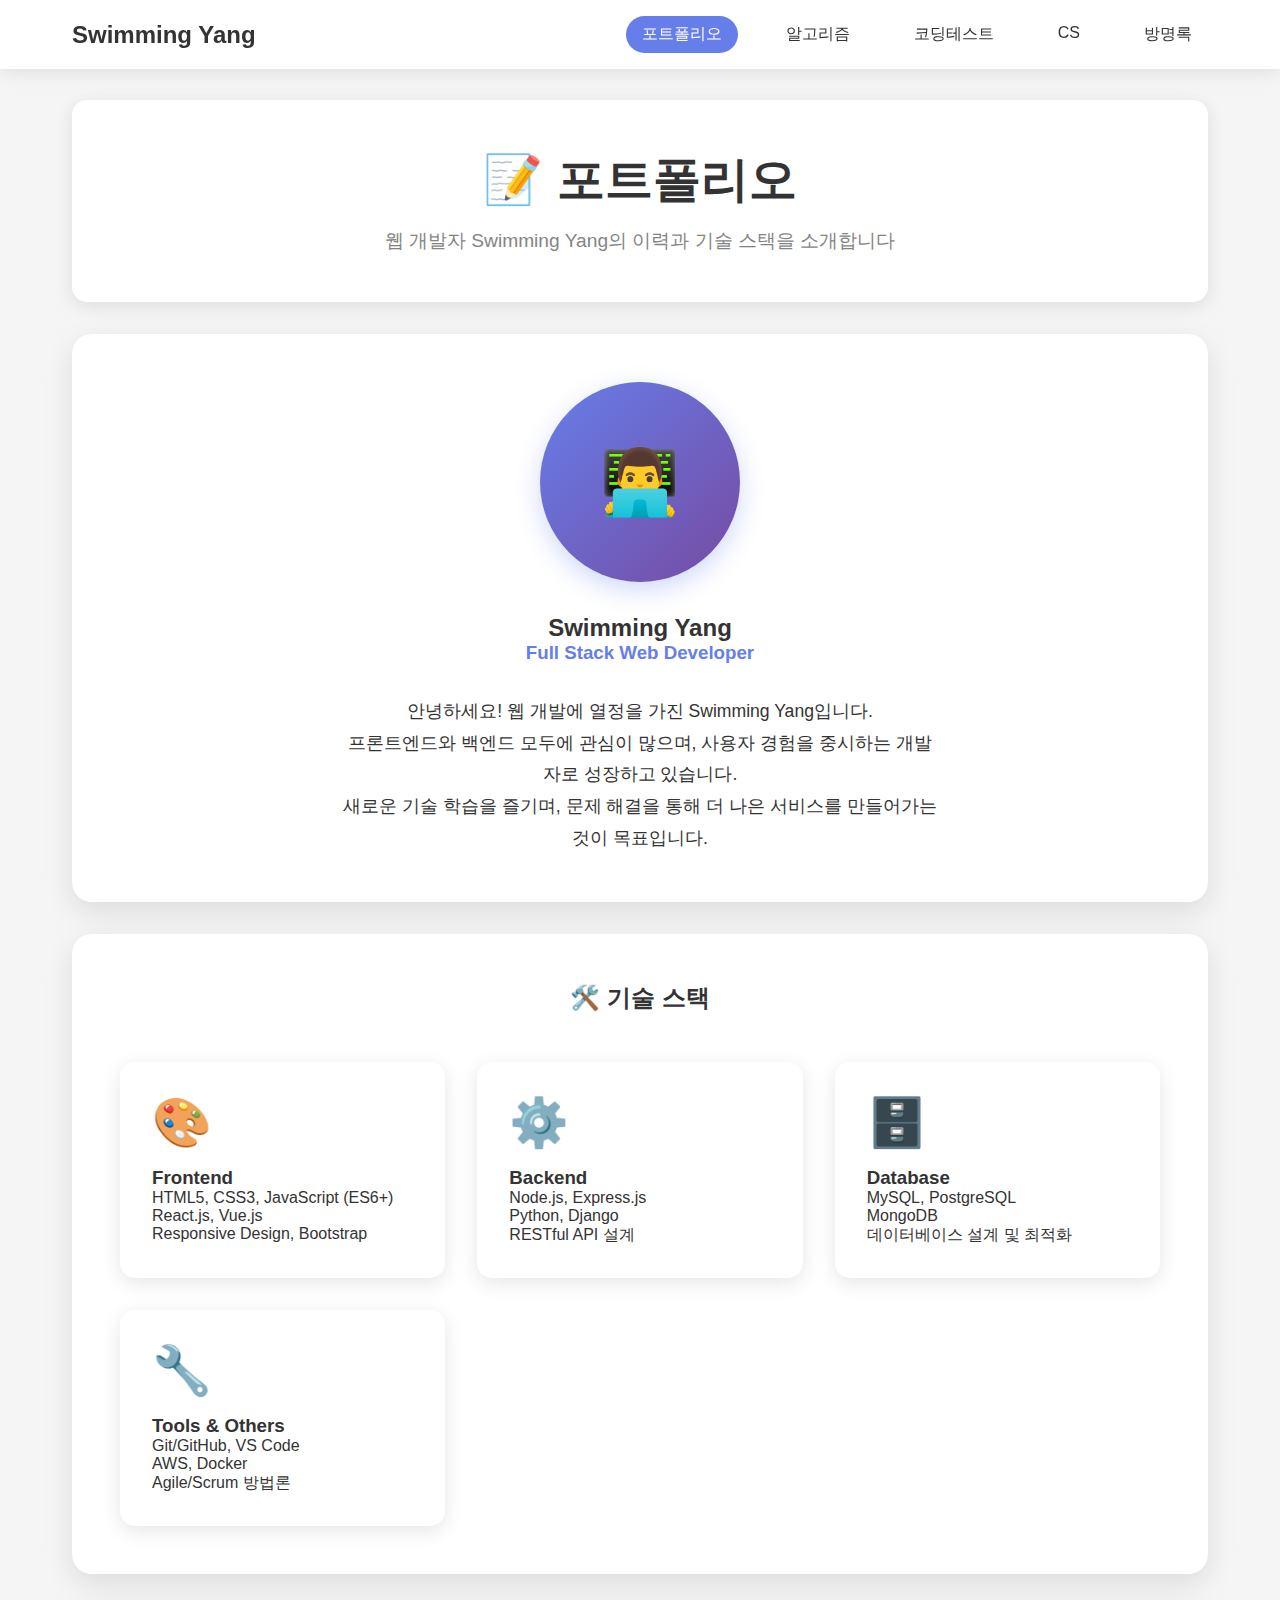
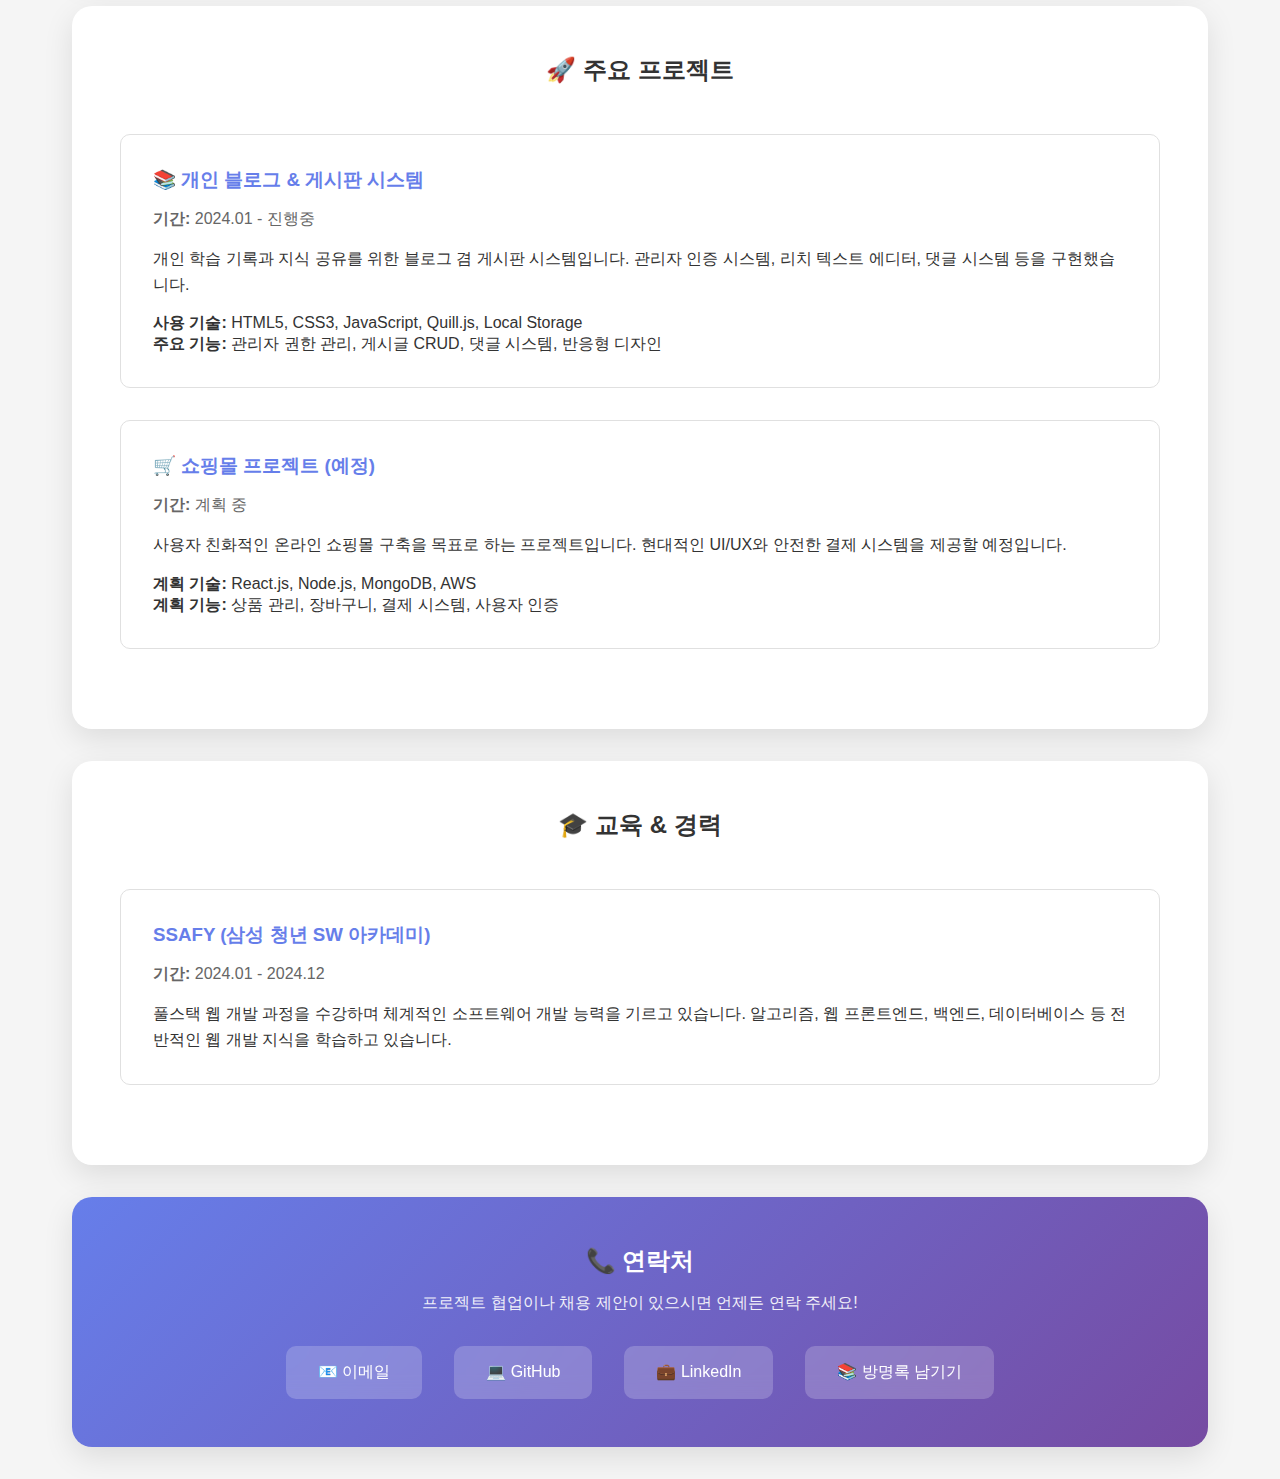
<file: pages/portfolio.html>
<!DOCTYPE html>
<html lang="ko">
<head>
    <meta charset="UTF-8">
    <meta name="viewport" content="width=device-width, initial-scale=1.0">
    <title>포트폴리오 - Swimming Yang</title>
    <link rel="stylesheet" href="../boards/board-style.css">
    <style>
        .profile-section {
            background: white;
            border-radius: 20px;
            padding: 3rem;
            margin-bottom: 2rem;
            box-shadow: 0 10px 30px rgba(0, 0, 0, 0.1);
            text-align: center;
        }
        
        .profile-image {
            width: 200px;
            height: 200px;
            border-radius: 50%;
            margin: 0 auto 2rem;
            background: linear-gradient(135deg, #667eea, #764ba2);
            display: flex;
            align-items: center;
            justify-content: center;
            font-size: 4rem;
            color: white;
            box-shadow: 0 8px 25px rgba(102, 126, 234, 0.3);
        }
        
        .skills-grid {
            display: grid;
            grid-template-columns: repeat(auto-fit, minmax(250px, 1fr));
            gap: 2rem;
            margin-top: 2rem;
        }
        
        .skill-card {
            background: white;
            border-radius: 15px;
            padding: 2rem;
            box-shadow: 0 5px 20px rgba(0, 0, 0, 0.1);
            transition: transform 0.3s ease;
        }
        
        .skill-card:hover {
            transform: translateY(-5px);
        }
        
        .skill-icon {
            font-size: 3rem;
            margin-bottom: 1rem;
        }
        
        .projects-section {
            background: white;
            border-radius: 20px;
            padding: 3rem;
            margin-bottom: 2rem;
            box-shadow: 0 10px 30px rgba(0, 0, 0, 0.1);
        }
        
        .project-card {
            border: 1px solid #e0e0e0;
            border-radius: 10px;
            padding: 2rem;
            margin-bottom: 2rem;
            transition: box-shadow 0.3s ease;
        }
        
        .project-card:hover {
            box-shadow: 0 5px 15px rgba(0, 0, 0, 0.1);
        }
        
        .contact-section {
            background: linear-gradient(135deg, #667eea, #764ba2);
            color: white;
            border-radius: 20px;
            padding: 3rem;
            text-align: center;
            box-shadow: 0 10px 30px rgba(0, 0, 0, 0.1);
        }
        
        .contact-links {
            display: flex;
            justify-content: center;
            gap: 2rem;
            margin-top: 2rem;
            flex-wrap: wrap;
        }
        
        .contact-link {
            background: rgba(255, 255, 255, 0.2);
            color: white;
            padding: 1rem 2rem;
            border-radius: 10px;
            text-decoration: none;
            transition: all 0.3s ease;
            backdrop-filter: blur(10px);
        }
        
        .contact-link:hover {
            background: rgba(255, 255, 255, 0.3);
            transform: translateY(-2px);
        }
        
        @media (max-width: 768px) {
            .profile-image {
                width: 150px;
                height: 150px;
                font-size: 3rem;
            }
            
            .skills-grid {
                grid-template-columns: 1fr;
            }
            
            .contact-links {
                flex-direction: column;
                align-items: center;
            }
            
            .contact-link {
                width: 100%;
                max-width: 300px;
            }
        }
    </style>
</head>
<body>
    <!-- 네비게이션 -->
    <nav class="main-nav">
        <div class="nav-container">
            <div class="logo">
                <a href="../index.html">Swimming Yang</a>
            </div>
            <div class="nav-links">
                <a href="portfolio.html" class="active">포트폴리오</a>
                <a href="../boards/algorithm.html">알고리즘</a>
                <a href="../boards/coding-test.html">코딩테스트</a>
                <a href="../boards/cs.html">CS</a>
                <a href="guestbook.html">방명록</a>
            </div>
        </div>
    </nav>

    <!-- 메인 컨테이너 -->
    <div class="container">
        <!-- 페이지 헤더 -->
        <div class="page-header">
            <h1>📝 포트폴리오</h1>
            <p>웹 개발자 Swimming Yang의 이력과 기술 스택을 소개합니다</p>
        </div>

        <!-- 프로필 섹션 -->
        <div class="profile-section">
            <div class="profile-image">
                👨‍💻
            </div>
            <h2>Swimming Yang</h2>
            <h3 style="color: #667eea; margin-bottom: 2rem;">Full Stack Web Developer</h3>
            <p style="font-size: 1.1rem; line-height: 1.8; max-width: 600px; margin: 0 auto;">
                안녕하세요! 웹 개발에 열정을 가진 Swimming Yang입니다.<br>
                프론트엔드와 백엔드 모두에 관심이 많으며, 사용자 경험을 중시하는 개발자로 성장하고 있습니다.<br>
                새로운 기술 학습을 즐기며, 문제 해결을 통해 더 나은 서비스를 만들어가는 것이 목표입니다.
            </p>
        </div>

        <!-- 기술 스택 -->
        <div class="projects-section">
            <h2 style="text-align: center; margin-bottom: 3rem; color: #333;">🛠️ 기술 스택</h2>
            <div class="skills-grid">
                <div class="skill-card">
                    <div class="skill-icon">🎨</div>
                    <h3>Frontend</h3>
                    <p>HTML5, CSS3, JavaScript (ES6+)<br>
                    React.js, Vue.js<br>
                    Responsive Design, Bootstrap</p>
                </div>
                <div class="skill-card">
                    <div class="skill-icon">⚙️</div>
                    <h3>Backend</h3>
                    <p>Node.js, Express.js<br>
                    Python, Django<br>
                    RESTful API 설계</p>
                </div>
                <div class="skill-card">
                    <div class="skill-icon">🗄️</div>
                    <h3>Database</h3>
                    <p>MySQL, PostgreSQL<br>
                    MongoDB<br>
                    데이터베이스 설계 및 최적화</p>
                </div>
                <div class="skill-card">
                    <div class="skill-icon">🔧</div>
                    <h3>Tools & Others</h3>
                    <p>Git/GitHub, VS Code<br>
                    AWS, Docker<br>
                    Agile/Scrum 방법론</p>
                </div>
            </div>
        </div>

        <!-- 프로젝트 섹션 -->
        <div class="projects-section">
            <h2 style="text-align: center; margin-bottom: 3rem; color: #333;">🚀 주요 프로젝트</h2>
            
            <div class="project-card">
                <h3 style="color: #667eea; margin-bottom: 1rem;">📚 개인 블로그 & 게시판 시스템</h3>
                <p style="color: #666; margin-bottom: 1rem;"><strong>기간:</strong> 2024.01 - 진행중</p>
                <p style="line-height: 1.6; margin-bottom: 1rem;">
                    개인 학습 기록과 지식 공유를 위한 블로그 겸 게시판 시스템입니다. 
                    관리자 인증 시스템, 리치 텍스트 에디터, 댓글 시스템 등을 구현했습니다.
                </p>
                <p><strong>사용 기술:</strong> HTML5, CSS3, JavaScript, Quill.js, Local Storage</p>
                <p><strong>주요 기능:</strong> 관리자 권한 관리, 게시글 CRUD, 댓글 시스템, 반응형 디자인</p>
            </div>

            <div class="project-card">
                <h3 style="color: #667eea; margin-bottom: 1rem;">🛒 쇼핑몰 프로젝트 (예정)</h3>
                <p style="color: #666; margin-bottom: 1rem;"><strong>기간:</strong> 계획 중</p>
                <p style="line-height: 1.6; margin-bottom: 1rem;">
                    사용자 친화적인 온라인 쇼핑몰 구축을 목표로 하는 프로젝트입니다.
                    현대적인 UI/UX와 안전한 결제 시스템을 제공할 예정입니다.
                </p>
                <p><strong>계획 기술:</strong> React.js, Node.js, MongoDB, AWS</p>
                <p><strong>계획 기능:</strong> 상품 관리, 장바구니, 결제 시스템, 사용자 인증</p>
            </div>
        </div>

        <!-- 교육 및 경력 -->
        <div class="projects-section">
            <h2 style="text-align: center; margin-bottom: 3rem; color: #333;">🎓 교육 & 경력</h2>
            
            <div class="project-card">
                <h3 style="color: #667eea; margin-bottom: 1rem;">SSAFY (삼성 청년 SW 아카데미)</h3>
                <p style="color: #666; margin-bottom: 1rem;"><strong>기간:</strong> 2024.01 - 2024.12</p>
                <p style="line-height: 1.6;">
                    풀스택 웹 개발 과정을 수강하며 체계적인 소프트웨어 개발 능력을 기르고 있습니다.
                    알고리즘, 웹 프론트엔드, 백엔드, 데이터베이스 등 전반적인 웹 개발 지식을 학습하고 있습니다.
                </p>
            </div>
        </div>

        <!-- 연락처 섹션 -->
        <div class="contact-section">
            <h2 style="margin-bottom: 1rem;">📞 연락처</h2>
            <p style="margin-bottom: 2rem; opacity: 0.9;">
                프로젝트 협업이나 채용 제안이 있으시면 언제든 연락 주세요!
            </p>
            <div class="contact-links">
                <a href="mailto:your.email@example.com" class="contact-link">
                    📧 이메일
                </a>
                <a href="https://github.com/yourusername" class="contact-link" target="_blank">
                    💻 GitHub
                </a>
                <a href="https://linkedin.com/in/yourusername" class="contact-link" target="_blank">
                    💼 LinkedIn
                </a>
                <a href="guestbook.html" class="contact-link">
                    📚 방명록 남기기
                </a>
            </div>
        </div>
    </div>
</body>
</html>
</file>
<file: boards/board-style.css>
/* 기본 리셋 */
* {
  margin: 0;
  padding: 0;
  box-sizing: border-box;
}

body {
  font-family: "Segoe UI", Tahoma, Geneva, Verdana, sans-serif;
  background: #f5f5f5;
  min-height: 100vh;
  color: #333;
}

/* 네비게이션 */
.main-nav {
  background: rgba(255, 255, 255, 0.95);
  backdrop-filter: blur(10px);
  box-shadow: 0 2px 20px rgba(0, 0, 0, 0.1);
  padding: 1rem 0;
  position: fixed;
  top: 0;
  left: 0;
  width: 100%;
  z-index: 1000;
}

.nav-container {
  max-width: 1200px;
  margin: 0 auto;
  display: flex;
  justify-content: space-between;
  align-items: center;
  padding: 0 2rem;
}

.logo a {
  color: #333;
  font-size: 1.5rem;
  font-weight: 700;
  text-decoration: none;
  transition: color 0.3s ease;
}

.logo a:hover {
  color: #667eea;
}

.nav-links {
  display: flex;
  gap: 2rem;
}

.nav-links a {
  color: #333;
  text-decoration: none;
  font-weight: 500;
  transition: all 0.3s ease;
  padding: 0.5rem 1rem;
  border-radius: 20px;
  position: relative;
}

.nav-links a:hover {
  color: #667eea;
  background: rgba(102, 126, 234, 0.1);
}

/* 모바일 네비게이션 토글 버튼 */
.nav-toggle {
  display: none;
  flex-direction: column;
  background: none;
  border: none;
  cursor: pointer;
  padding: 0.5rem;
  z-index: 1001;
}

.nav-toggle span {
  width: 25px;
  height: 3px;
  background: white;
  margin: 3px 0;
  transition: 0.3s;
  border-radius: 2px;
}

.nav-toggle.active span:nth-child(1) {
  transform: rotate(-45deg) translate(-5px, 6px);
}

.nav-toggle.active span:nth-child(2) {
  opacity: 0;
}

.nav-toggle.active span:nth-child(3) {
  transform: rotate(45deg) translate(-5px, -6px);
}

.nav-links a.active {
  color: white;
  background: #667eea;
}

/* 메인 컨테이너 */
.container {
  max-width: 1200px;
  margin: 0 auto;
  padding: 100px 2rem 2rem;
}

/* 페이지 헤더 */
.page-header {
  text-align: center;
  margin-bottom: 3rem;
  color: #333;
  background: white;
  padding: 3rem 2rem;
  border-radius: 15px;
  box-shadow: 0 4px 20px rgba(0, 0, 0, 0.1);
  margin-bottom: 2rem;
}

.page-header h1 {
  font-size: 3rem;
  margin-bottom: 1rem;
  color: #333;
  text-shadow: none;
}

.page-header p {
  font-size: 1.2rem;
  opacity: 0.8;
  color: #666;
  text-shadow: none;
}

/* 글 작성 버튼 */
.write-btn {
  display: inline-block;
  background: white;
  color: #333;
  padding: 1rem 2rem;
  border: 2px solid #ddd;
  border-radius: 8px;
  text-decoration: none;
  font-weight: 500;
  transition: all 0.3s ease;
  box-shadow: 0 2px 8px rgba(0, 0, 0, 0.1);
  margin-bottom: 2rem;
  cursor: pointer;
  border: none;
  font-size: 1rem;
}

.write-btn:hover {
  background: #f8f9fa;
  transform: translateY(-1px);
  box-shadow: 0 4px 12px rgba(0, 0, 0, 0.15);
}

/* 게시글 목록 */
.posts-container {
  background: rgba(255, 255, 255, 0.95);
  border-radius: 20px;
  padding: 2rem;
  box-shadow: 0 10px 30px rgba(0, 0, 0, 0.1);
  backdrop-filter: blur(10px);
}

.posts-header {
  display: flex;
  justify-content: space-between;
  align-items: center;
  margin-bottom: 2rem;
  padding-bottom: 1rem;
  border-bottom: 2px solid #f0f0f0;
}

.posts-header h2 {
  color: #333;
  font-size: 1.5rem;
}

.post-item {
  display: flex;
  justify-content: space-between;
  align-items: center;
  padding: 1.5rem;
  border-bottom: 1px solid #f0f0f0;
  transition: all 0.3s ease;
  cursor: pointer;
}

.post-item:hover {
  background: rgba(102, 126, 234, 0.05);
  transform: translateX(5px);
}

.post-item:last-child {
  border-bottom: none;
}

.post-info {
  flex: 1;
}

.post-title {
  font-size: 1.1rem;
  font-weight: 600;
  color: #333;
  margin-bottom: 0.5rem;
  cursor: pointer;
}

.post-title:hover {
  color: #667eea;
}

.post-meta {
  display: flex;
  gap: 1rem;
  font-size: 0.9rem;
  color: #666;
}

.post-stats {
  display: flex;
  gap: 1rem;
  font-size: 0.9rem;
  color: #666;
}

/* 모달 스타일 */
.modal {
  display: none;
  position: fixed;
  z-index: 2000;
  left: 0;
  top: 0;
  width: 100%;
  height: 100%;
  background-color: rgba(0, 0, 0, 0.5);
}

.modal-content {
  background-color: white;
  margin: 5% auto;
  padding: 0;
  border-radius: 20px;
  width: 90%;
  max-width: 800px;
  max-height: 80vh;
  overflow-y: auto;
  box-shadow: 0 20px 60px rgba(0, 0, 0, 0.3);
  animation: modalSlideIn 0.3s ease-out;
}

@keyframes modalSlideIn {
  from {
    opacity: 0;
    transform: translateY(-50px);
  }
  to {
    opacity: 1;
    transform: translateY(0);
  }
}

.modal-header {
  padding: 2rem;
  border-bottom: 2px solid #f0f0f0;
  display: flex;
  justify-content: space-between;
  align-items: center;
  background: linear-gradient(135deg, #667eea 0%, #764ba2 100%);
  color: white;
  border-radius: 20px 20px 0 0;
}

.modal-header h2 {
  margin: 0;
}

.close {
  color: white;
  font-size: 2rem;
  font-weight: bold;
  cursor: pointer;
  transition: opacity 0.3s ease;
}

.close:hover {
  opacity: 0.7;
}

.modal-body {
  padding: 2rem;
}

.form-group {
  margin-bottom: 1.5rem;
}

.form-group label {
  display: block;
  margin-bottom: 0.5rem;
  font-weight: 600;
  color: #333;
}

.form-group input,
.form-group textarea {
  width: 100%;
  padding: 1rem;
  border: 2px solid #e0e0e0;
  border-radius: 10px;
  font-size: 1rem;
  transition: border-color 0.3s ease;
  font-family: inherit;
}

.form-group input:focus,
.form-group textarea:focus {
  outline: none;
  border-color: #667eea;
  box-shadow: 0 0 0 3px rgba(102, 126, 234, 0.1);
}

.form-group textarea {
  resize: vertical;
  min-height: 200px;
}

.form-actions {
  display: flex;
  gap: 1rem;
  justify-content: flex-end;
  margin-top: 2rem;
}

.btn {
  padding: 1rem 2rem;
  border: none;
  border-radius: 10px;
  font-size: 1rem;
  font-weight: 600;
  cursor: pointer;
  transition: all 0.3s ease;
  text-decoration: none;
  display: inline-block;
  text-align: center;
}

.btn-primary {
  background: #667eea;
  color: white;
}

.btn-primary:hover {
  background: #5a6fd8;
  transform: translateY(-2px);
  box-shadow: 0 4px 15px rgba(102, 126, 234, 0.3);
}

.btn-secondary {
  background: #f8f9fa;
  color: #666;
  border: 2px solid #e0e0e0;
}

.btn-secondary:hover {
  background: #e9ecef;
  border-color: #ddd;
}

/* 게시글 상세 보기 */
.post-detail {
  padding: 2rem 0;
}

.post-detail-header {
  margin-bottom: 2rem;
  padding-bottom: 1rem;
  border-bottom: 2px solid #f0f0f0;
}

.post-detail-title {
  font-size: 2rem;
  color: #333;
  margin-bottom: 1rem;
}

.post-detail-meta {
  display: flex;
  gap: 2rem;
  color: #666;
  font-size: 0.9rem;
}

.post-detail-content {
  font-size: 1.1rem;
  line-height: 1.8;
  color: #333;
  margin-bottom: 3rem;
  white-space: pre-wrap;
}

/* 댓글 섹션 */
.comments-section {
  border-top: 2px solid #f0f0f0;
  padding-top: 2rem;
}

.comments-header {
  margin-bottom: 2rem;
  font-size: 1.3rem;
  color: #333;
}

.comment-form {
  background: #f8f9fa;
  padding: 1.5rem;
  border-radius: 15px;
  margin-bottom: 2rem;
}

.comment-item {
  background: #f8f9fa;
  padding: 1.5rem;
  border-radius: 15px;
  margin-bottom: 1rem;
}

.comment-author {
  font-weight: 600;
  color: #667eea;
  margin-bottom: 0.5rem;
}

.comment-content {
  color: #333;
  line-height: 1.6;
  margin-bottom: 0.5rem;
}

.comment-date {
  font-size: 0.85rem;
  color: #666;
}

/* 반응형 디자인 */
@media (max-width: 768px) {
  .container {
    padding: 90px 1rem 1rem;
  }

  .nav-container {
    padding: 0 1rem;
  }

    /* 모바일 네비게이션 */
  .nav-toggle {
    display: flex;
    position: relative;
    z-index: 1002;
  }
  
  .nav-links {
    position: fixed;
    top: 0;
    right: -100%;
    width: 280px;
    height: 100vh;
    background: rgba(0, 0, 0, 0.95);
    backdrop-filter: blur(20px);
    flex-direction: column;
    justify-content: center;
    align-items: center;
    gap: 2rem;
    transition: right 0.3s ease;
    z-index: 1001;
    overflow-y: auto;
    padding: 2rem 0;
  }
  
  .nav-links.active {
    right: 0;
  }
  
  .nav-links a {
    padding: 1rem 2rem;
    font-size: 1.1rem;
    border-radius: 15px;
    width: 80%;
    text-align: center;
    color: white;
    border: 1px solid rgba(255, 255, 255, 0.2);
    background: rgba(255, 255, 255, 0.1);
  }
  
  .nav-links a:hover {
    background: rgba(255, 255, 255, 0.2);
    border-color: rgba(255, 255, 255, 0.4);
  }

  .page-header {
    padding: 2rem 1rem;
    margin-bottom: 1.5rem;
  }

  .page-header h1 {
    font-size: 2rem;
  }

  .page-header p {
    font-size: 1rem;
  }

  .posts-container {
    padding: 1.5rem;
  }

  .post-item {
    flex-direction: column;
    align-items: flex-start;
    gap: 1rem;
    padding: 1rem;
  }

  .post-info {
    width: 100%;
  }

  .post-stats {
    width: 100%;
    display: flex;
    justify-content: space-between;
    align-items: center;
  }

  .modal-content {
    width: 95%;
    margin: 2% auto;
    max-height: 95vh;
    overflow-y: auto;
    max-width: none;
  }

  .modal-header {
    padding: 1.5rem;
  }

  .modal-body {
    padding: 1.5rem;
  }

  .form-actions {
    flex-direction: column;
    gap: 0.5rem;
  }

  .btn {
    width: 100%;
  }

  /* 플로팅 버튼 모바일 조정 */
  #floatingAdminBtn {
    bottom: 15px !important;
    right: 15px !important;
    width: 50px !important;
    height: 50px !important;
    font-size: 1.2rem !important;
    z-index: 999 !important;
  }
  
  /* 네비게이션이 열렸을 때 플로팅 버튼 숨김 */
  .nav-links.active ~ #floatingAdminBtn {
    opacity: 0;
    pointer-events: none;
  }
}

@media (max-width: 480px) {
  .nav-links a {
    padding: 0.2rem 0.5rem;
    font-size: 0.8rem;
  }

  .logo a {
    font-size: 1.2rem;
  }

  .page-header h1 {
    font-size: 1.5rem;
  }

  .page-header p {
    font-size: 1rem;
  }
}

/* 로딩 애니메이션 */
.loading {
  display: inline-block;
  width: 20px;
  height: 20px;
  border: 3px solid #f3f3f3;
  border-top: 3px solid #667eea;
  border-radius: 50%;
  animation: spin 1s linear infinite;
}

@keyframes spin {
  0% {
    transform: rotate(0deg);
  }
  100% {
    transform: rotate(360deg);
  }
}

/* 빈 상태 */
.empty-state {
  text-align: center;
  padding: 4rem 2rem;
  color: #666;
}

.empty-state h3 {
  font-size: 1.5rem;
  margin-bottom: 1rem;
  color: #333;
}

.empty-state p {
  font-size: 1.1rem;
  margin-bottom: 2rem;
}

/* 플로팅 관리자 버튼 */
#floatingAdminBtn {
  position: fixed !important;
  bottom: 20px !important;
  right: 20px !important;
  width: 60px !important;
  height: 60px !important;
  border-radius: 50% !important;
  background: #667eea !important;
  color: white !important;
  border: none !important;
  box-shadow: 0 4px 20px rgba(102, 126, 234, 0.4) !important;
  cursor: pointer !important;
  font-size: 1.5rem !important;
  transition: all 0.3s ease !important;
  z-index: 2000 !important;
  display: flex !important;
  align-items: center !important;
  justify-content: center !important;
}

#floatingAdminBtn:hover {
  transform: translateY(-2px) scale(1.05);
  box-shadow: 0 6px 25px rgba(102, 126, 234, 0.6) !important;
  background: #5a6fd8 !important;
}

/* Quill 에디터 스타일 커스터마이징 */
.ql-editor {
  min-height: 200px;
  font-size: 14px;
  line-height: 1.6;
}

.ql-toolbar {
  border-top: 1px solid #ccc;
  border-left: 1px solid #ccc;
  border-right: 1px solid #ccc;
  background: #f8f9fa;
}

.ql-container {
  border-bottom: 1px solid #ccc;
  border-left: 1px solid #ccc;
  border-right: 1px solid #ccc;
  font-family: "Segoe UI", Tahoma, Geneva, Verdana, sans-serif;
}

.ql-editor.ql-blank::before {
  color: #999;
  font-style: normal;
  font-size: 14px;
}

/* 게시글 내용 스타일 */
.post-detail-content {
  font-size: 1.1rem;
  line-height: 1.8;
  color: #333;
  margin-bottom: 3rem;
}

.post-detail-content h1,
.post-detail-content h2,
.post-detail-content h3 {
  margin: 1.5rem 0 1rem 0;
  color: #333;
}

.post-detail-content h1 {
  font-size: 1.8rem;
}
.post-detail-content h2 {
  font-size: 1.5rem;
}
.post-detail-content h3 {
  font-size: 1.3rem;
}

.post-detail-content p {
  margin-bottom: 1rem;
}

.post-detail-content blockquote {
  border-left: 4px solid #667eea;
  padding-left: 1rem;
  margin: 1rem 0;
  background: #f8f9fa;
  padding: 1rem;
  border-radius: 4px;
}

.post-detail-content pre {
  background: #f4f4f4;
  padding: 1rem;
  border-radius: 4px;
  overflow-x: auto;
  font-family: "Courier New", monospace;
  border: 1px solid #ddd;
}

.post-detail-content ul,
.post-detail-content ol {
  margin: 1rem 0;
  padding-left: 2rem;
}

.post-detail-content img {
  max-width: 100%;
  height: auto;
  border-radius: 8px;
  margin: 1rem 0;
}

.post-detail-content a {
  color: #667eea;
  text-decoration: none;
}

.post-detail-content a:hover {
  text-decoration: underline;
}

/* 페이지 전환 로딩 오버레이 */
.loading-overlay {
  position: fixed;
  top: 0;
  left: 0;
  width: 100vw;
  height: 100vh;
  background: rgb(255, 255, 255);
  z-index: 9999;
  display: flex;
  justify-content: center;
  align-items: center;
  opacity: 0;
  visibility: hidden;
  transition: opacity 0.5s ease-in-out, visibility 0.5s ease-in-out;
  pointer-events: none;
}

.loading-overlay.show {
  opacity: 1;
  visibility: visible;
  pointer-events: all;
}

.loading-content {
  display: flex;
  justify-content: center;
  align-items: center;
  position: relative;
}

.loading-video {
  width: 200px;
  height: 200px;
  object-fit: cover;
  border-radius: 50%;
  box-shadow: 0 0 30px rgba(0, 0, 0, 0.2);
  animation: float 3s ease-in-out infinite;
  background: white;
  border: 4px solid rgba(255, 255, 255, 0.8);
}

@keyframes float {
  0%,
  100% {
    transform: translateY(0px);
  }
  50% {
    transform: translateY(-10px);
  }
}
</file>
